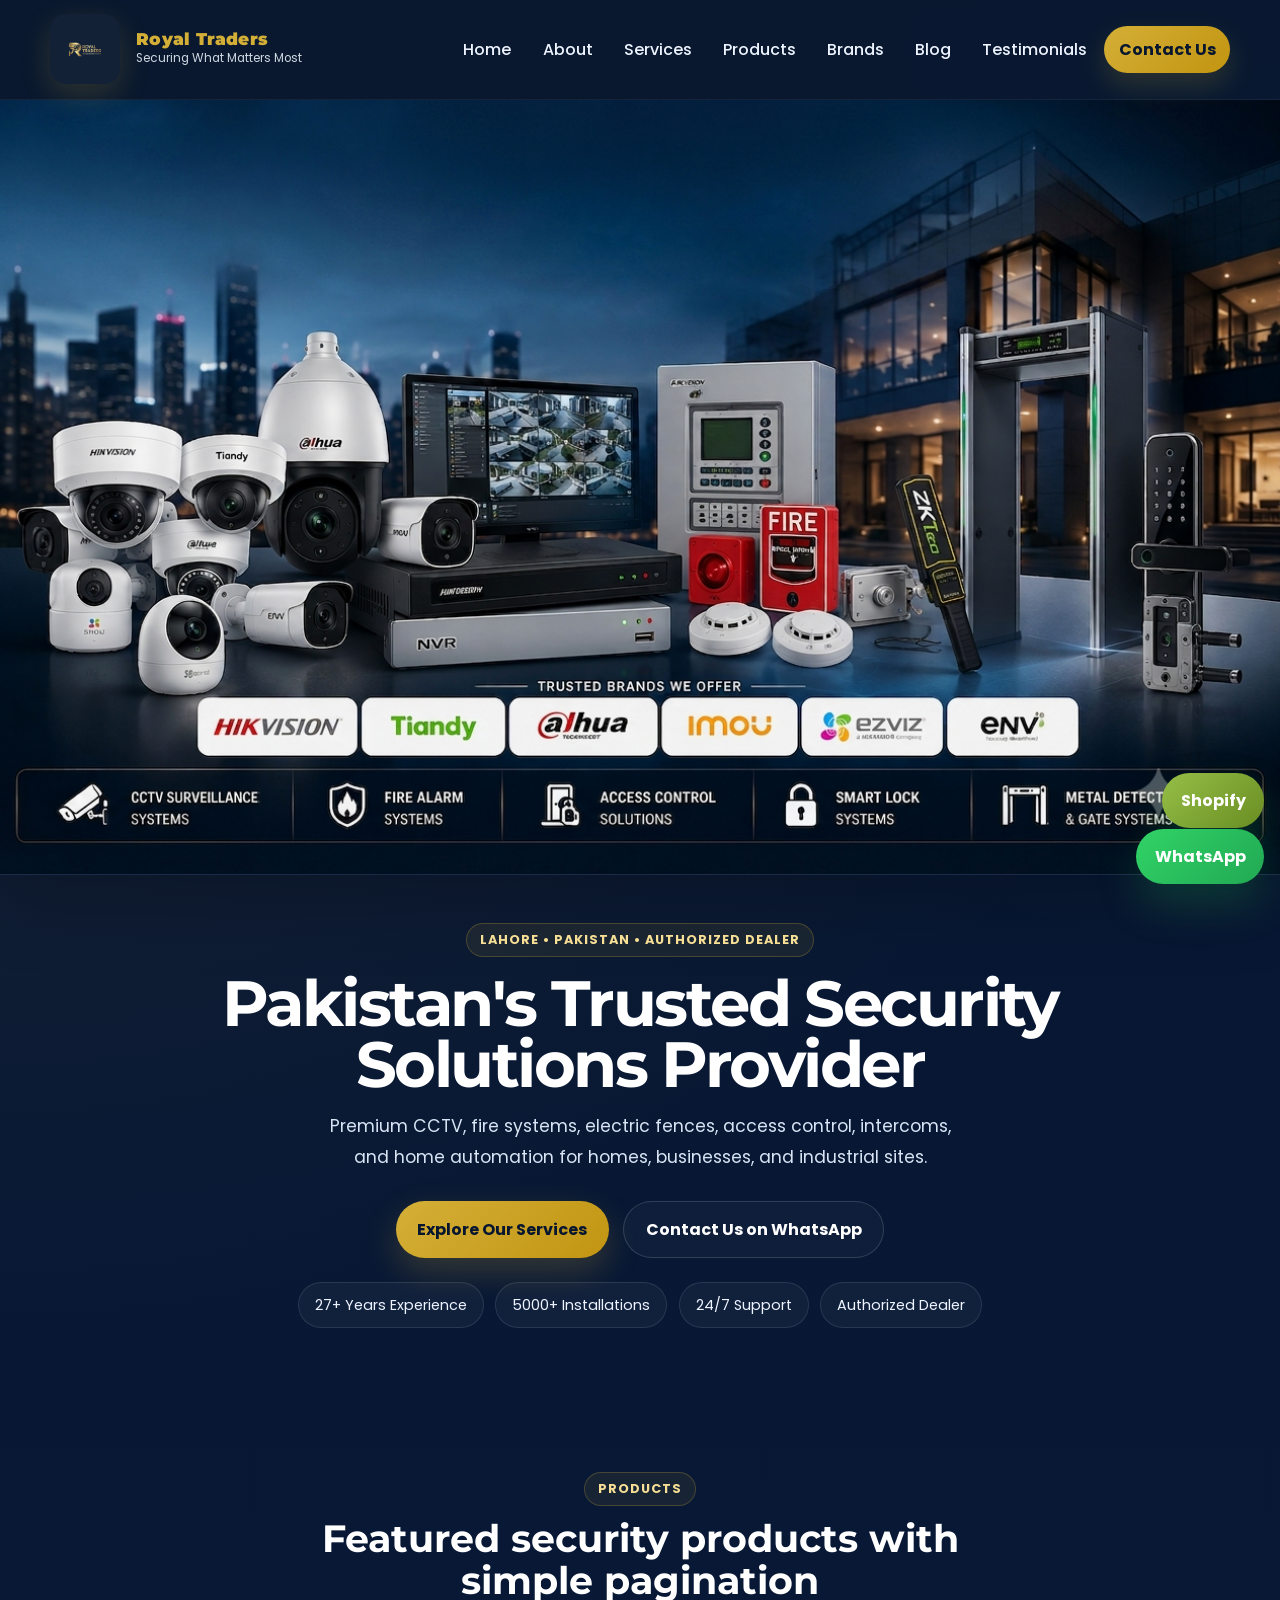
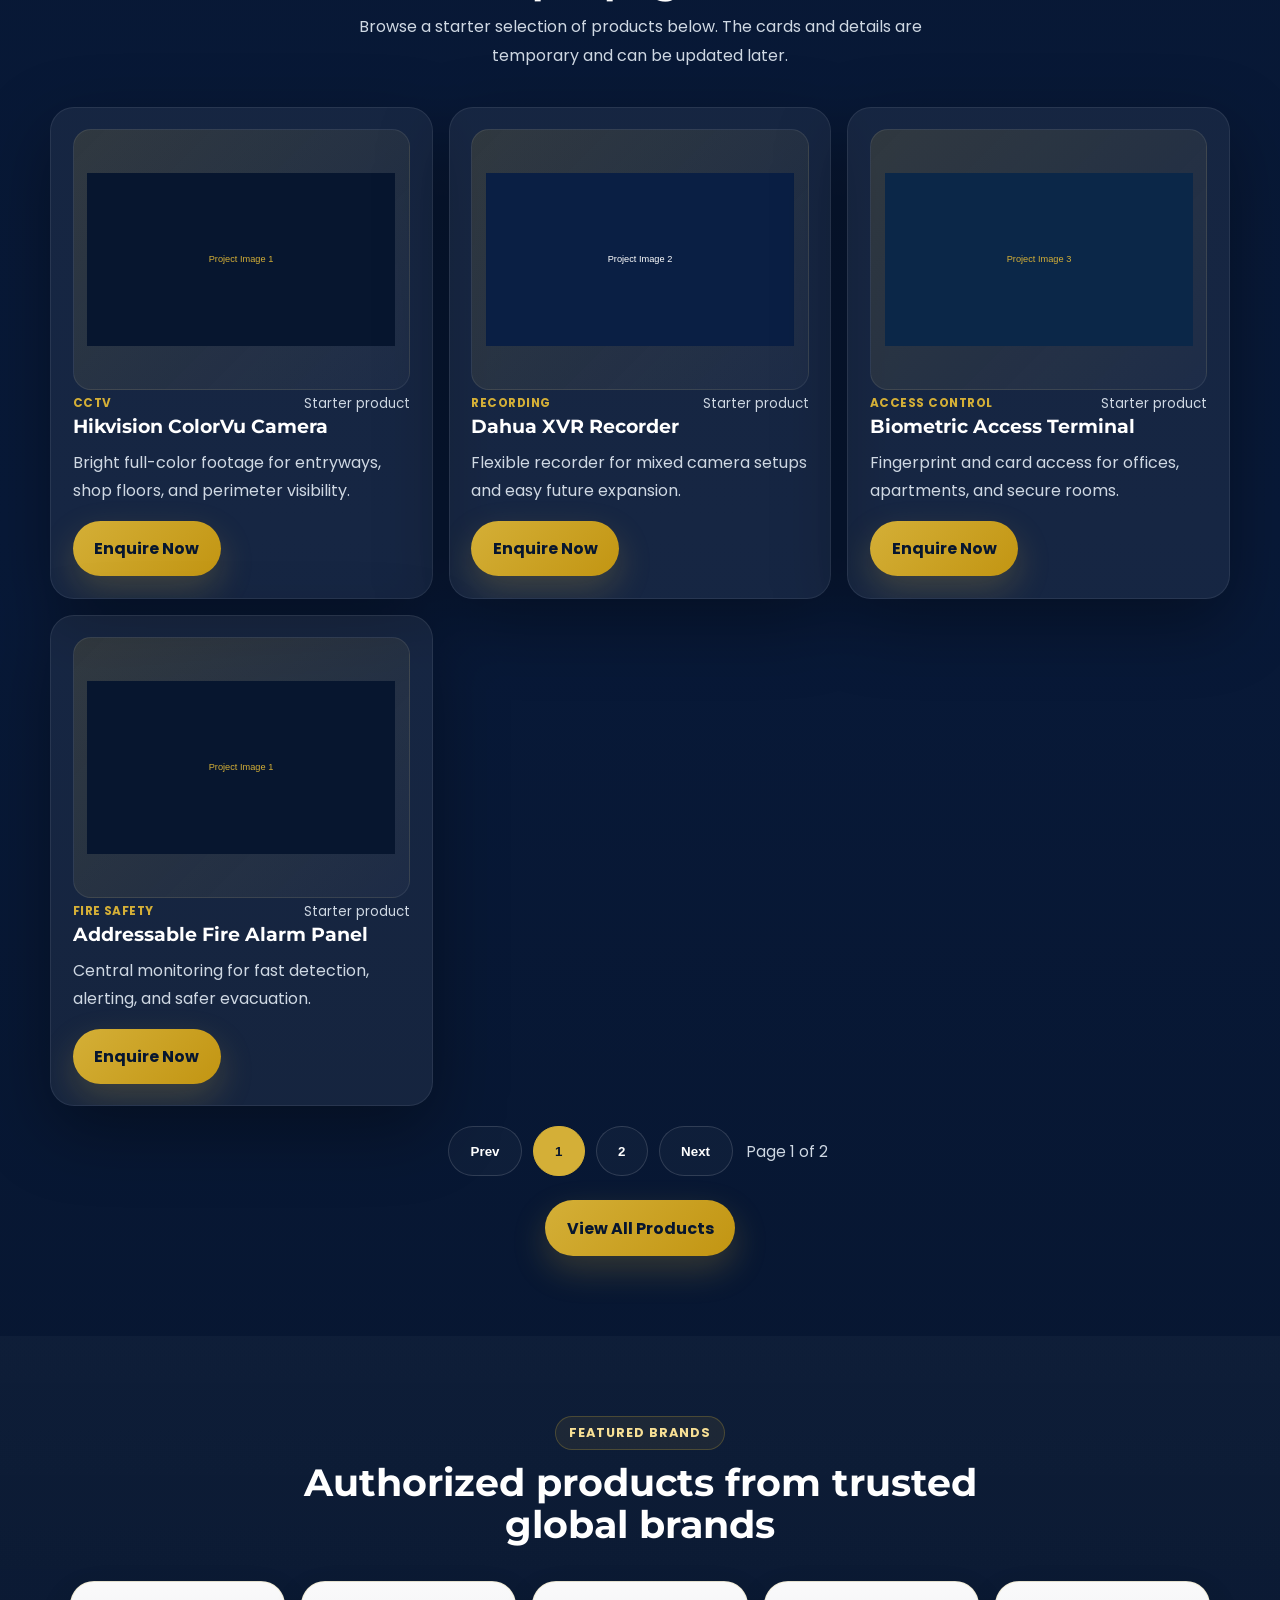
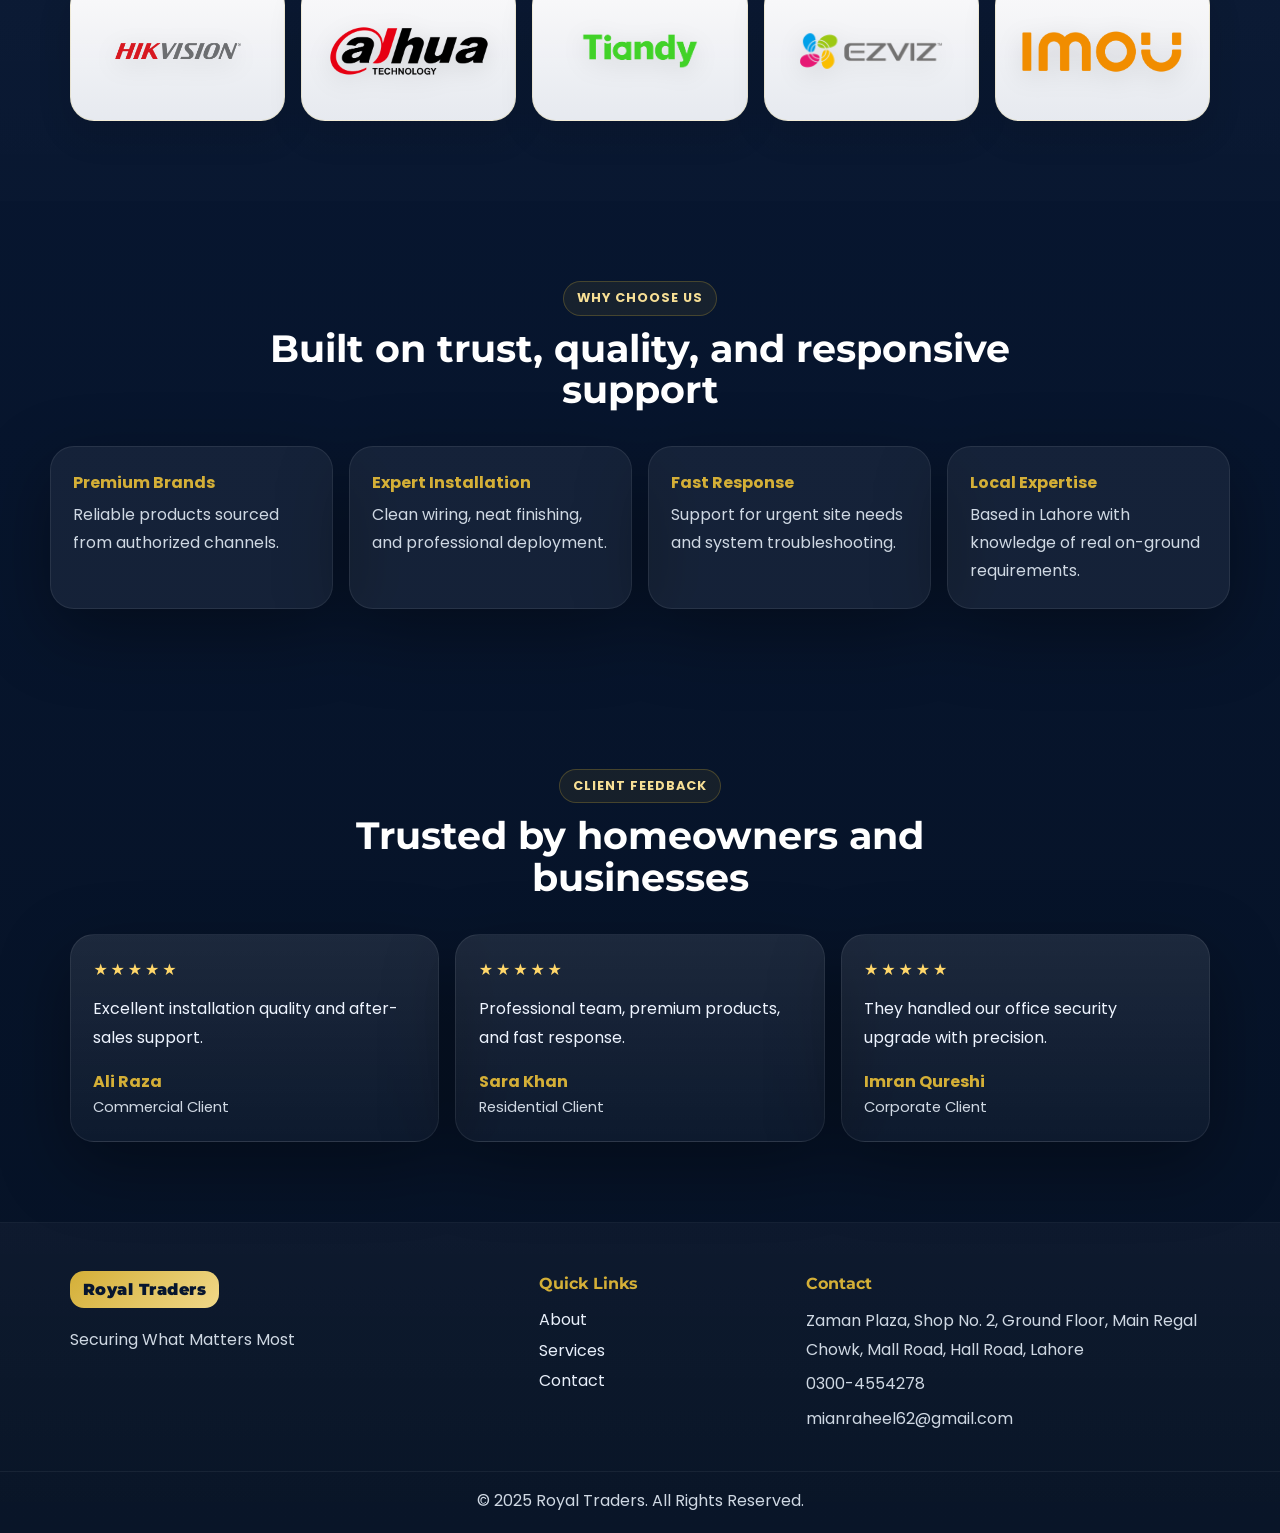
<file: index.html>
<!doctype html>
<html lang="en">
<head>
  <meta charset="utf-8">
  <meta name="viewport" content="width=device-width,initial-scale=1">
  <title>Royal Traders | Securing What Matters Most</title>
  <meta name="description" content="Royal Traders is a premium security solutions company in Lahore offering CCTV, fire alarm systems, electric fences, access control, intercoms, and home automation.">
  <meta name="keywords" content="CCTV Camera Dealer Lahore, Security Systems Pakistan, Hikvision Dealer Lahore, fire alarm Lahore, access control Lahore">
  <meta name="theme-color" content="#0a1f44">
  <link rel="icon" href="assets/images/logo.png">
  <link rel="apple-touch-icon" href="assets/images/logo.png">
  <link rel="preconnect" href="https://fonts.googleapis.com">
  <link rel="preconnect" href="https://fonts.gstatic.com" crossorigin>
  <link href="https://fonts.googleapis.com/css2?family=Montserrat:wght@600;700;800;900&family=Poppins:wght@300;400;500;600&display=swap" rel="stylesheet">
  <link rel="stylesheet" href="assets/css/style.css">
</head>
<body>
  <header class="site-header">
    <div class="container header-inner">
      <a class="brand-mark" href="index.html" aria-label="Royal Traders home">
        <img class="brand-logo" src="assets/images/logo.png" alt="Royal Traders logo">
        <span>
          <strong>Royal Traders</strong>
          <small>Securing What Matters Most</small>
        </span>
      </a>
      <button class="menu-btn" id="menuBtn" aria-label="Toggle navigation">☰</button>
      <nav class="nav" id="nav">
        <a href="index.html">Home</a>
        <a href="about.html">About</a>
        <a href="services.html">Services</a>
        <a href="products.html">Products</a>
        <a href="brands.html">Brands</a>
        <a href="blog.html">Blog</a>
        <a href="testimonials.html">Testimonials</a>
        <a class="nav-cta" href="contact.html">Contact Us</a>
      </nav>
    </div>
  </header>

  <main>
    <section class="hero">
      <div class="hero-image-frame reveal">
        <img src="assets/images/Gemini_Generated_Image_pa2wvspa2wvspa2w.png" alt="Royal Traders security solutions hero image">
      </div>
      <div class="container hero-copy-wrap">
        <div class="hero-copy reveal">
          <span class="eyebrow">Lahore • Pakistan • Authorized Dealer</span>
          <h1>Pakistan's Trusted Security Solutions Provider</h1>
          <p class="hero-text">Premium CCTV, fire systems, electric fences, access control, intercoms, and home automation for homes, businesses, and industrial sites.</p>
          <div class="hero-actions">
            <a class="btn btn-primary" href="services.html">Explore Our Services</a>
            <a class="btn btn-outline" href="https://wa.me/923004554278" target="_blank" rel="noreferrer">Contact Us on WhatsApp</a>
          </div>
          <div class="hero-badges">
            <span>27+ Years Experience</span>
            <span>5000+ Installations</span>
            <span>24/7 Support</span>
            <span>Authorized Dealer</span>
          </div>
        </div>
      </div>
    </section>

    <section class="section container reveal">
      <div class="section-head">
        <span class="section-kicker">Products</span>
        <h2>Featured security products with simple pagination</h2>
        <p>Browse a starter selection of products below. The cards and details are temporary and can be updated later.</p>
      </div>
      <div class="product-feed" data-product-feed data-page-size="4">
        <div class="cards-grid product-grid" data-product-grid></div>
        <div class="pagination-bar" data-product-pagination></div>
      </div>
      <div class="page-actions" style="justify-content:center;margin-top:1.5rem">
        <a class="btn btn-primary" href="products.html">View All Products</a>
      </div>
    </section>

    <section class="section alt-section reveal">
      <div class="container">
        <div class="section-head">
          <span class="section-kicker">Featured Brands</span>
          <h2>Authorized products from trusted global brands</h2>
        </div>
        <div class="brand-strip">
          <div class="brand-tile brand-logo-tile" aria-label="Hikvision">
            <img src="assets/images/Hikvision-Logo.png" alt="Hikvision logo">
          </div>
          <div class="brand-tile brand-logo-tile" aria-label="Dahua">
            <img src="assets/images/Dahua_logo.svg.webp" alt="Dahua logo">
          </div>
          <div class="brand-tile brand-logo-tile" aria-label="Tiandy">
            <img src="assets/images/LOGO-TIANDY.png" alt="Tiandy logo">
          </div>
          <div class="brand-tile brand-logo-tile" aria-label="Ezviz">
            <img src="assets/images/ezviz-logo2.png" alt="Ezviz logo">
          </div>
          <div class="brand-tile brand-logo-tile" aria-label="Imou">
            <img src="assets/images/imou%20logo.png" alt="Imou logo">
          </div>
        </div>
      </div>
    </section>

    <section class="section container reveal">
      <div class="section-head">
        <span class="section-kicker">Why Choose Us</span>
        <h2>Built on trust, quality, and responsive support</h2>
      </div>
      <div class="feature-grid">
        <article class="feature-card glass"><strong>Premium Brands</strong><p>Reliable products sourced from authorized channels.</p></article>
        <article class="feature-card glass"><strong>Expert Installation</strong><p>Clean wiring, neat finishing, and professional deployment.</p></article>
        <article class="feature-card glass"><strong>Fast Response</strong><p>Support for urgent site needs and system troubleshooting.</p></article>
        <article class="feature-card glass"><strong>Local Expertise</strong><p>Based in Lahore with knowledge of real on-ground requirements.</p></article>
      </div>
    </section>

    <section class="section reveal">
      <div class="container">
        <div class="section-head">
          <span class="section-kicker">Client Feedback</span>
          <h2>Trusted by homeowners and businesses</h2>
        </div>
        <div class="testimonials-strip">
          <article class="quote-card glass">
            <div class="stars">★★★★★</div>
            <p>Excellent installation quality and after-sales support.</p>
            <strong>Ali Raza</strong><span>Commercial Client</span>
          </article>
          <article class="quote-card glass">
            <div class="stars">★★★★★</div>
            <p>Professional team, premium products, and fast response.</p>
            <strong>Sara Khan</strong><span>Residential Client</span>
          </article>
          <article class="quote-card glass">
            <div class="stars">★★★★★</div>
            <p>They handled our office security upgrade with precision.</p>
            <strong>Imran Qureshi</strong><span>Corporate Client</span>
          </article>
        </div>
      </div>
    </section>
  </main>

  <footer class="site-footer">
    <div class="container footer-grid">
      <div>
        <div class="footer-brand">Royal Traders</div>
        <p>Securing What Matters Most</p>
      </div>
      <div>
        <h4>Quick Links</h4>
        <a href="about.html">About</a>
        <a href="services.html">Services</a>
        <a href="contact.html">Contact</a>
      </div>
      <div>
        <h4>Contact</h4>
        <p>Zaman Plaza, Shop No. 2, Ground Floor, Main Regal Chowk, Mall Road, Hall Road, Lahore</p>
        <p>0300-4554278</p>
        <p>mianraheel62@gmail.com</p>
      </div>
    </div>
    <div class="footer-bottom">© 2025 Royal Traders. All Rights Reserved.</div>
  </footer>

  <a class="shopify-fab" href="https://shop.royaltradersofficial.com" target="_blank" rel="noreferrer">Shopify</a>
  <a class="whatsapp-fab" href="https://wa.me/923004554278" target="_blank" rel="noreferrer">WhatsApp</a>
  <script src="assets/js/main.js"></script>
</body>
</html>
</file>
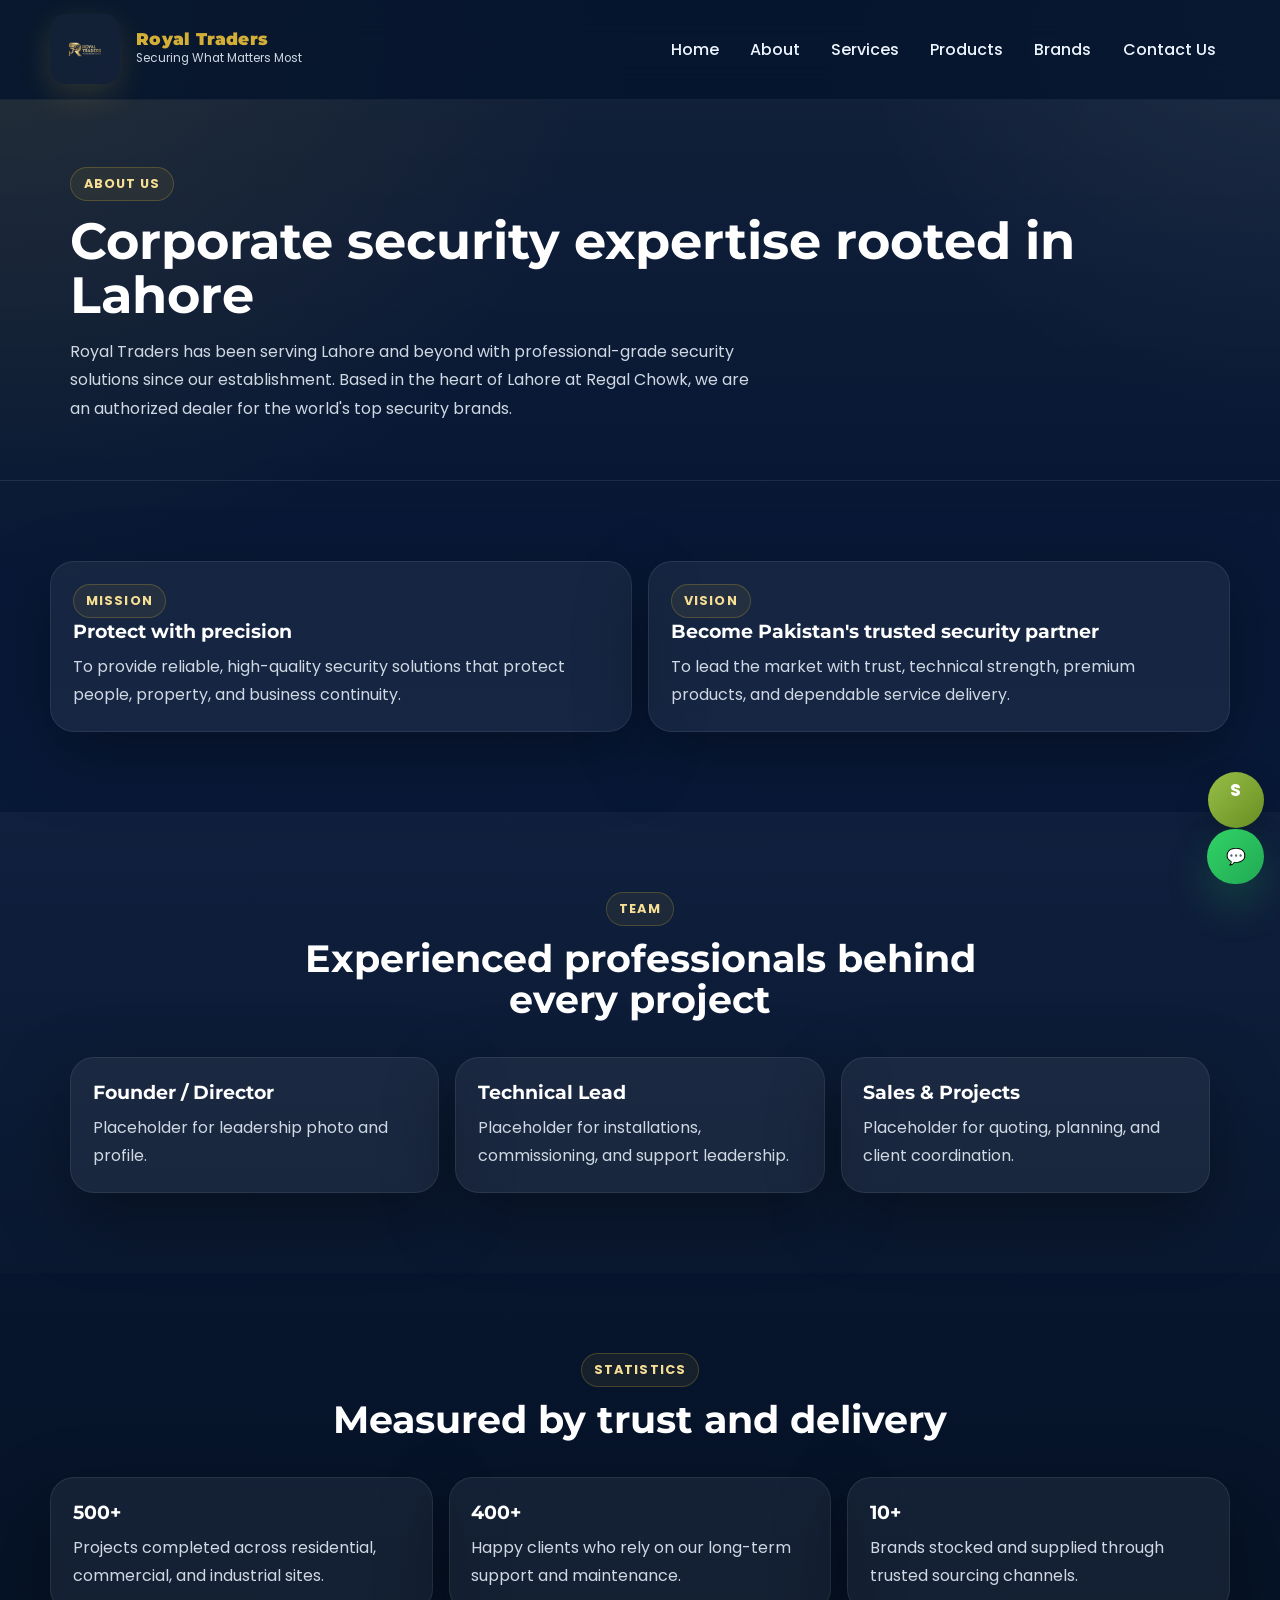
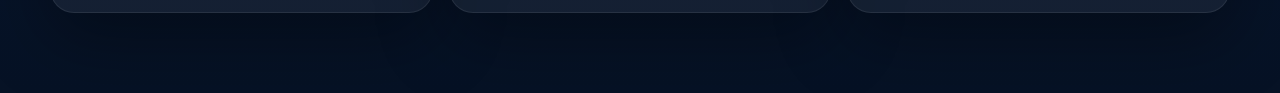
<file: about.html>
<!doctype html>
<html lang="en">
<head>
  <meta charset="utf-8">
  <meta name="viewport" content="width=device-width,initial-scale=1">
  <title>About Us — Royal Traders</title>
  <link rel="icon" href="assets/images/logo.png">
  <link rel="apple-touch-icon" href="assets/images/logo.png">
  <link href="https://fonts.googleapis.com/css2?family=Montserrat:wght@600;700;800&family=Poppins:wght@300;400;600&display=swap" rel="stylesheet">
  <link rel="stylesheet" href="assets/css/style.css">
  <meta name="description" content="Royal Traders company story and team — authorized dealer in Lahore">
</head>
<body>
  <header class="site-header">
    <div class="container header-inner">
      <a class="brand-mark" href="index.html" aria-label="Royal Traders home">
        <img class="brand-logo" src="assets/images/logo.png" alt="Royal Traders logo">
        <span><strong>Royal Traders</strong><small>Securing What Matters Most</small></span>
      </a>
      <button id="menuBtn" class="menu-btn" aria-label="Toggle navigation">☰</button>
      <nav class="nav" id="nav">
        <a href="index.html">Home</a>
        <a href="about.html">About</a>
        <a href="services.html">Services</a>
        <a href="products.html">Products</a>
        <a href="brands.html">Brands</a>
        
        <a href="contact.html">Contact Us</a>
      </nav>
    </div>
  </header>

  <main>
    <section class="page-hero">
      <div class="container">
        <span class="section-kicker">About Us</span>
        <h1>Corporate security expertise rooted in Lahore</h1>
        <p>Royal Traders has been serving Lahore and beyond with professional-grade security solutions since our establishment. Based in the heart of Lahore at Regal Chowk, we are an authorized dealer for the world's top security brands.</p>
      </div>
    </section>

    <section class="section container">
      <div class="info-grid">
        <article class="content-card reveal">
          <span class="section-kicker">Mission</span>
          <h3>Protect with precision</h3>
          <p>To provide reliable, high-quality security solutions that protect people, property, and business continuity.</p>
        </article>
        <article class="content-card reveal">
          <span class="section-kicker">Vision</span>
          <h3>Become Pakistan's trusted security partner</h3>
          <p>To lead the market with trust, technical strength, premium products, and dependable service delivery.</p>
        </article>
      </div>
    </section>

    <section class="section alt-section">
      <div class="container">
        <div class="section-head">
          <span class="section-kicker">Team</span>
          <h2>Experienced professionals behind every project</h2>
        </div>
        <div class="cards-grid">
          <article class="content-card"><h3>Founder / Director</h3><p>Placeholder for leadership photo and profile.</p></article>
          <article class="content-card"><h3>Technical Lead</h3><p>Placeholder for installations, commissioning, and support leadership.</p></article>
          <article class="content-card"><h3>Sales & Projects</h3><p>Placeholder for quoting, planning, and client coordination.</p></article>
        </div>
      </div>
    </section>

    <section class="section container">
      <div class="section-head">
        <span class="section-kicker">Statistics</span>
        <h2>Measured by trust and delivery</h2>
      </div>
      <div class="premium-grid">
        <article class="content-card"><h3>500+</h3><p>Projects completed across residential, commercial, and industrial sites.</p></article>
        <article class="content-card"><h3>400+</h3><p>Happy clients who rely on our long-term support and maintenance.</p></article>
        <article class="content-card"><h3>10+</h3><p>Brands stocked and supplied through trusted sourcing channels.</p></article>
      </div>
    </section>
  </main>

  <a class="shopify-fab" href="https://shop.royaltradersofficial.com" target="_blank" rel="noreferrer">Shopify</a>
  <a class="whatsapp-fab" href="https://wa.me/923004554278" target="_blank">💬</a>
  <script src="assets/js/main.js"></script>
</body>
</html>
</file>
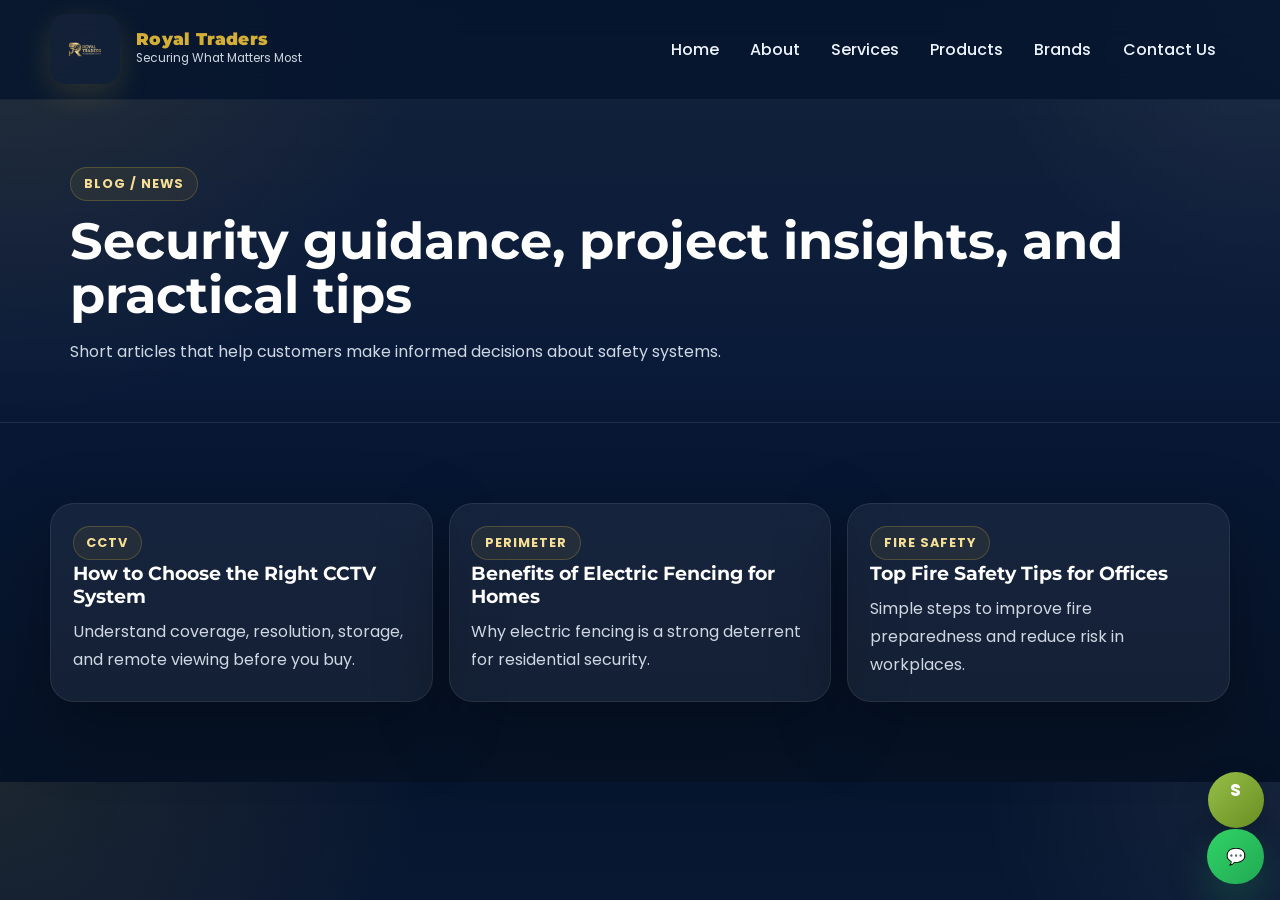
<file: blog.html>
<!doctype html>
<html lang="en">
<head>
  <meta charset="utf-8"><meta name="viewport" content="width=device-width,initial-scale=1">
  <title>Blog / News — Royal Traders</title>
  <link rel="icon" href="assets/images/logo.png">
  <link rel="apple-touch-icon" href="assets/images/logo.png">
  <link href="https://fonts.googleapis.com/css2?family=Montserrat:wght@600;700;800&family=Poppins:wght@300;400;600&display=swap" rel="stylesheet">
  <link rel="stylesheet" href="assets/css/style.css">
</head>
<body>
  <header class="site-header"><div class="container header-inner"><a class="brand-mark" href="index.html"><img class="brand-logo" src="assets/images/logo.png" alt="Royal Traders logo"><span><strong>Royal Traders</strong><small>Securing What Matters Most</small></span></a><button id="menuBtn" class="menu-btn">☰</button><nav class="nav" id="nav"><a href="index.html">Home</a><a href="about.html">About</a><a href="services.html">Services</a><a href="products.html">Products</a><a href="brands.html">Brands</a><a href="contact.html">Contact Us</a></nav></div></header>
  <main>
    <section class="page-hero"><div class="container"><span class="section-kicker">Blog / News</span><h1>Security guidance, project insights, and practical tips</h1><p>Short articles that help customers make informed decisions about safety systems.</p></div></section>
    <section class="section container">
      <div class="cards-grid">
        <article class="content-card"><span class="section-kicker">CCTV</span><h3>How to Choose the Right CCTV System</h3><p>Understand coverage, resolution, storage, and remote viewing before you buy.</p></article>
        <article class="content-card"><span class="section-kicker">Perimeter</span><h3>Benefits of Electric Fencing for Homes</h3><p>Why electric fencing is a strong deterrent for residential security.</p></article>
        <article class="content-card"><span class="section-kicker">Fire Safety</span><h3>Top Fire Safety Tips for Offices</h3><p>Simple steps to improve fire preparedness and reduce risk in workplaces.</p></article>
      </div>
    </section>
  </main>
  <a class="shopify-fab" href="https://shop.royaltradersofficial.com" target="_blank" rel="noreferrer">Shopify</a>
  <a class="whatsapp-fab" href="https://wa.me/923004554278" target="_blank">💬</a>
  <script src="assets/js/main.js"></script>
</body>
</html>
</file>
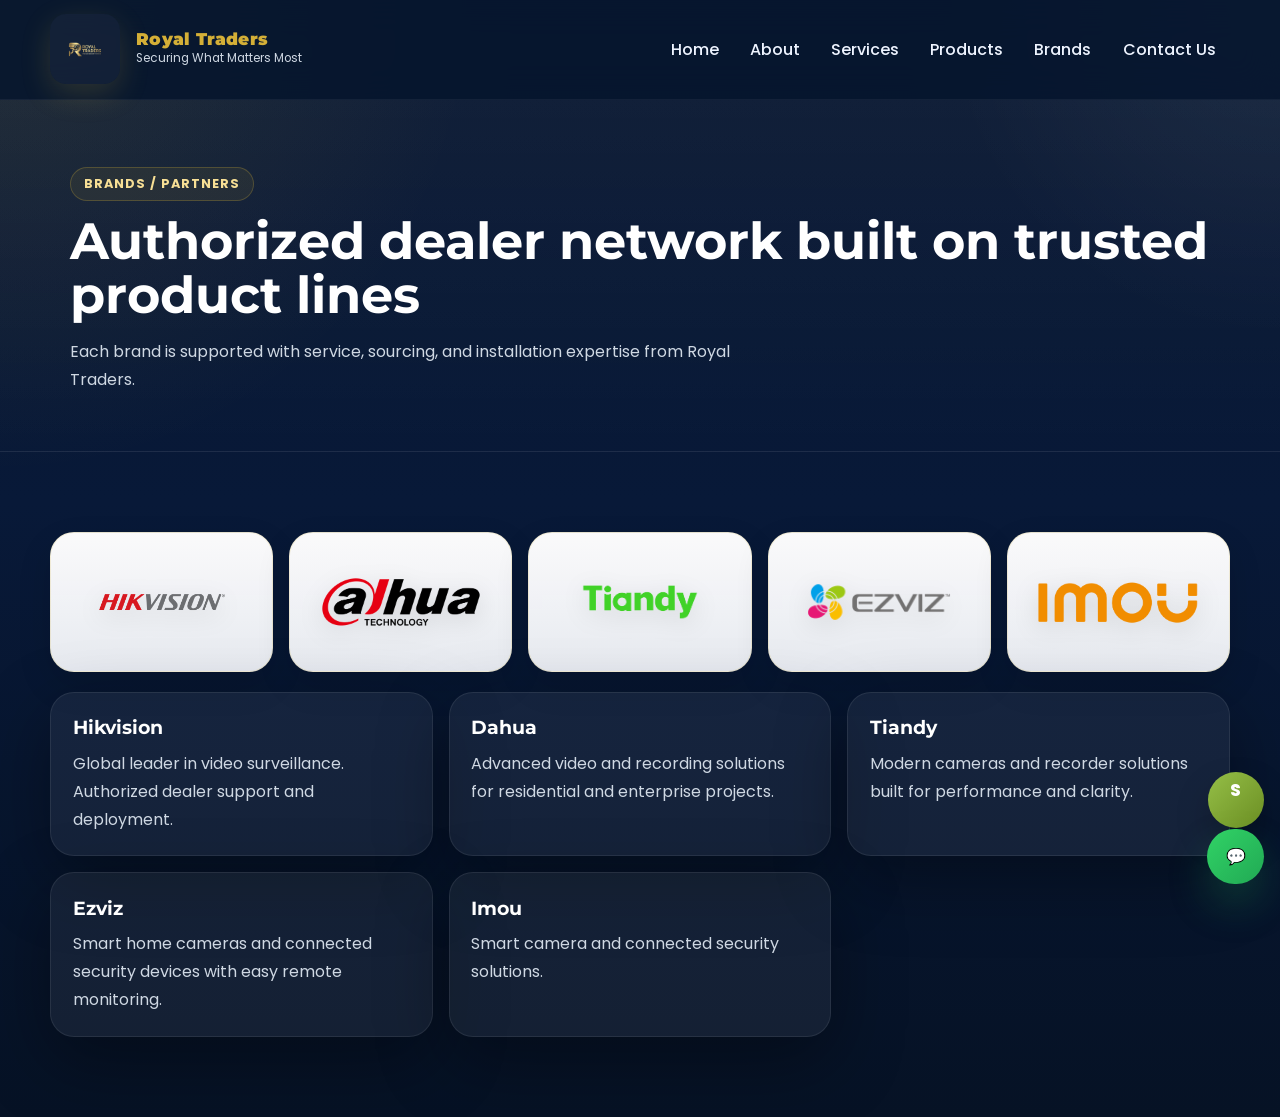
<file: brands.html>
<!doctype html>
<html lang="en">
<head>
  <meta charset="utf-8"><meta name="viewport" content="width=device-width,initial-scale=1">
  <title>Brands & Partners — Royal Traders</title>
  <link rel="icon" href="assets/images/logo.png">
  <link rel="apple-touch-icon" href="assets/images/logo.png">
  <link href="https://fonts.googleapis.com/css2?family=Montserrat:wght@600;700;800&family=Poppins:wght@300;400;600&display=swap" rel="stylesheet">
  <link rel="stylesheet" href="assets/css/style.css">
</head>
<body>
  <header class="site-header"><div class="container header-inner"><a class="brand-mark" href="index.html"><img class="brand-logo" src="assets/images/logo.png" alt="Royal Traders logo"><span><strong>Royal Traders</strong><small>Securing What Matters Most</small></span></a><button id="menuBtn" class="menu-btn">☰</button><nav class="nav" id="nav"><a href="index.html">Home</a><a href="about.html">About</a><a href="services.html">Services</a><a href="products.html">Products</a><a href="brands.html">Brands</a><a href="contact.html">Contact Us</a></nav></div></header>
  <main>
    <section class="page-hero"><div class="container"><span class="section-kicker">Brands / Partners</span><h1>Authorized dealer network built on trusted product lines</h1><p>Each brand is supported with service, sourcing, and installation expertise from Royal Traders.</p></div></section>
    <section class="section container">
      <div class="brand-strip">
        <article class="brand-tile brand-logo-tile" aria-label="Hikvision"><img src="assets/images/Hikvision-Logo.png" alt="Hikvision logo"></article>
        <article class="brand-tile brand-logo-tile" aria-label="Dahua"><img src="assets/images/Dahua_logo.svg.webp" alt="Dahua logo"></article>
        <article class="brand-tile brand-logo-tile" aria-label="Tiandy"><img src="assets/images/LOGO-TIANDY.png" alt="Tiandy logo"></article>
        <article class="brand-tile brand-logo-tile" aria-label="Ezviz"><img src="assets/images/ezviz-logo2.png" alt="Ezviz logo"></article>
        <article class="brand-tile brand-logo-tile" aria-label="Imou"><img src="assets/images/imou%20logo.png" alt="Imou logo"></article>
      </div>
      <div class="cards-grid" style="margin-top:1.25rem">
        <article class="content-card"><h3>Hikvision</h3><p>Global leader in video surveillance. Authorized dealer support and deployment.</p></article>
        <article class="content-card"><h3>Dahua</h3><p>Advanced video and recording solutions for residential and enterprise projects.</p></article>
        <article class="content-card"><h3>Tiandy</h3><p>Modern cameras and recorder solutions built for performance and clarity.</p></article>
        <article class="content-card"><h3>Ezviz</h3><p>Smart home cameras and connected security devices with easy remote monitoring.</p></article>
        <article class="content-card"><h3>Imou</h3><p>Smart camera and connected security solutions.</p></article>
      </div>
    </section>
  </main>
  <a class="shopify-fab" href="https://shop.royaltradersofficial.com" target="_blank" rel="noreferrer">Shopify</a>
  <a class="whatsapp-fab" href="https://wa.me/923004554278" target="_blank">💬</a>
  <script src="assets/js/main.js"></script>
</body>
</html>
</file>
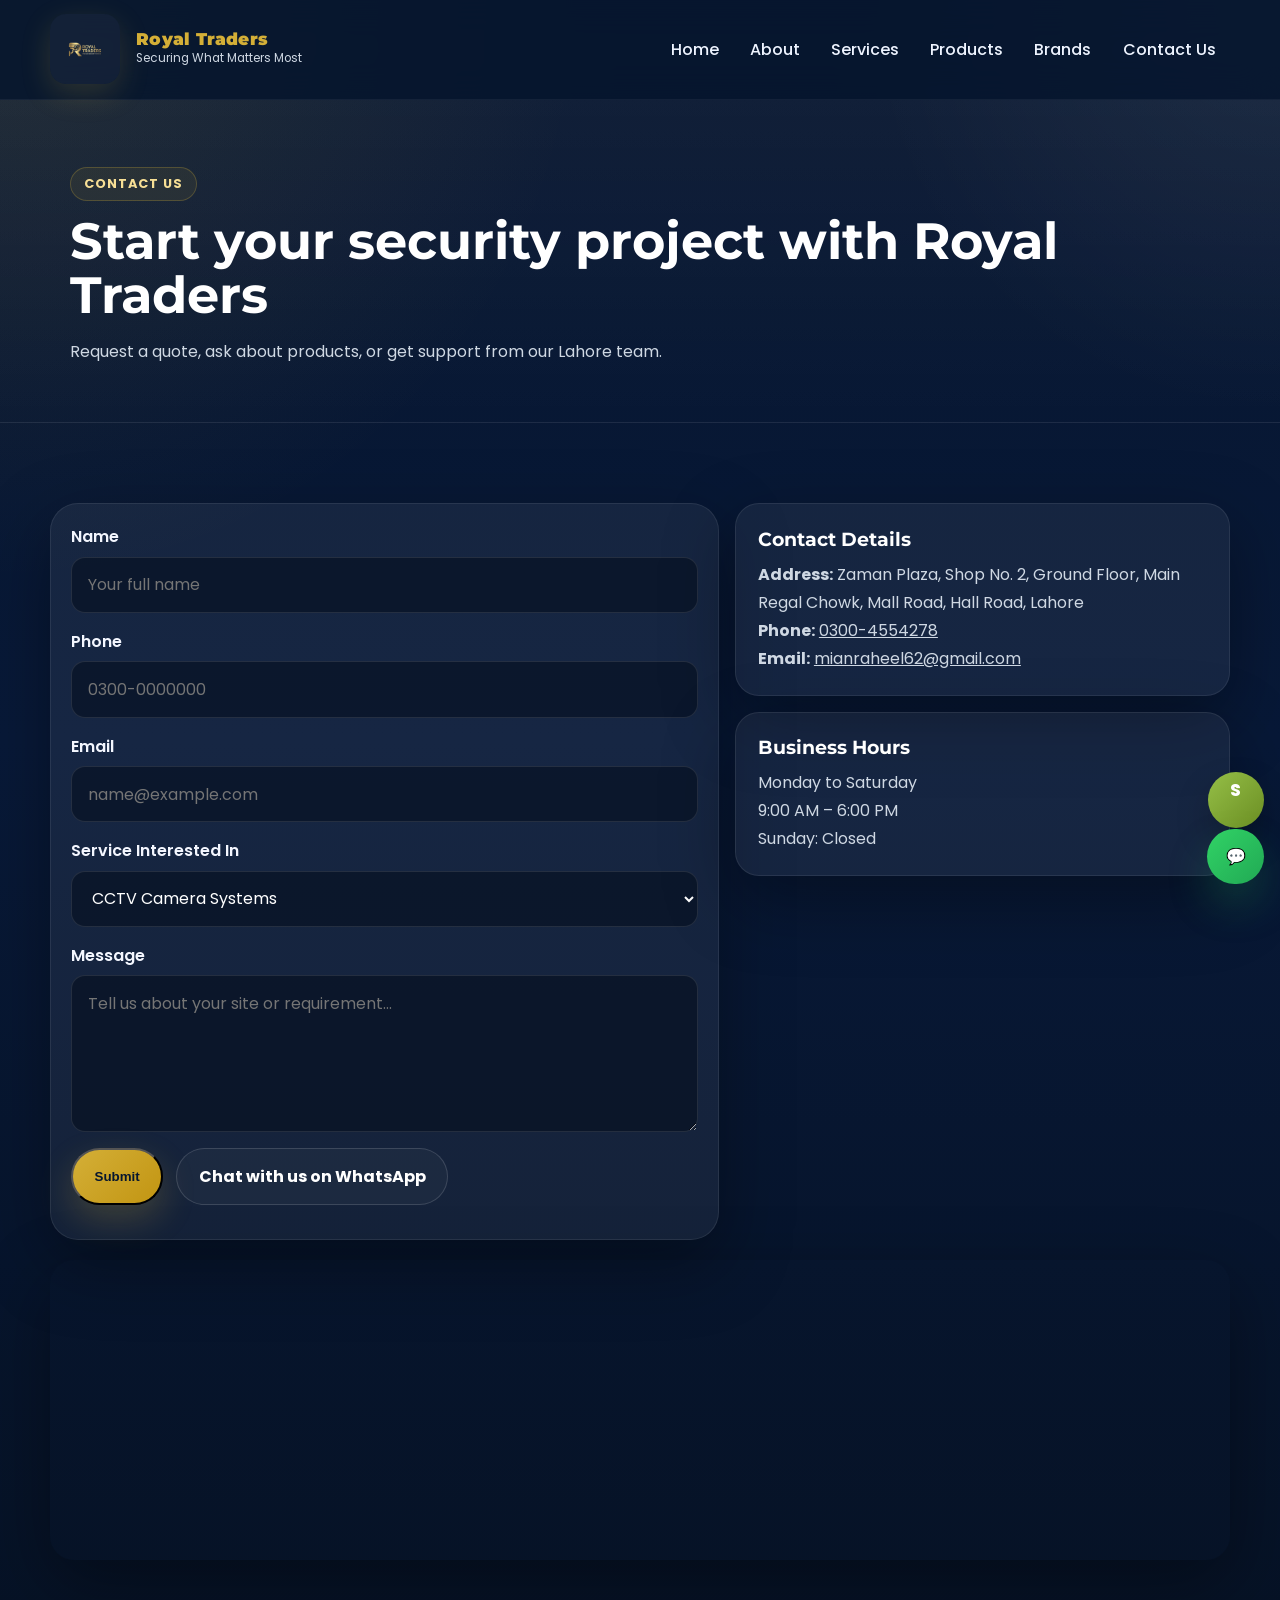
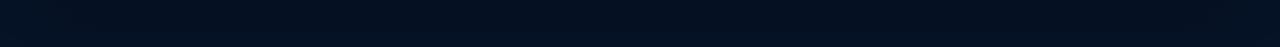
<file: contact.html>
<!doctype html>
<html lang="en">
<head>
  <meta charset="utf-8"><meta name="viewport" content="width=device-width,initial-scale=1">
  <title>Contact Us — Royal Traders</title>
  <link rel="icon" href="assets/images/logo.png">
  <link rel="apple-touch-icon" href="assets/images/logo.png">
  <link href="https://fonts.googleapis.com/css2?family=Montserrat:wght@600;700;800&family=Poppins:wght@300;400;600&display=swap" rel="stylesheet">
  <link rel="stylesheet" href="assets/css/style.css">
</head>
<body>
  <header class="site-header"><div class="container header-inner"><a class="brand-mark" href="index.html"><img class="brand-logo" src="assets/images/logo.png" alt="Royal Traders logo"><span><strong>Royal Traders</strong><small>Securing What Matters Most</small></span></a><button id="menuBtn" class="menu-btn">☰</button><nav class="nav" id="nav"><a href="index.html">Home</a><a href="about.html">About</a><a href="services.html">Services</a><a href="products.html">Products</a><a href="brands.html">Brands</a><a href="contact.html">Contact Us</a></nav></div></header>
  <main>
    <section class="page-hero"><div class="container"><span class="section-kicker">Contact Us</span><h1>Start your security project with Royal Traders</h1><p>Request a quote, ask about products, or get support from our Lahore team.</p></div></section>
    <section class="section container">
      <div class="contact-layout">
        <form class="contact-form reveal" id="contactForm" action="https://formsubmit.co/ajax/mianraheel62@gmail.com" method="POST">
          <input type="hidden" name="_subject" value="Royal Traders website inquiry">
          <input type="hidden" name="_template" value="table">
          <input type="hidden" name="_captcha" value="false">
          <div class="field"><label>Name</label><input type="text" name="name" placeholder="Your full name" required></div>
          <div class="field"><label>Phone</label><input type="tel" name="phone" placeholder="0300-0000000" required></div>
          <div class="field"><label>Email</label><input type="email" name="email" placeholder="name@example.com"></div>
          <div class="field"><label>Service Interested In</label><select name="service"><option>CCTV Camera Systems</option><option>Fire Alarm & Detection</option><option>Electric Fence Systems</option><option>Access Control</option><option>Intercom Systems</option><option>Home & Office Automation</option></select></div>
          <div class="field"><label>Message</label><textarea name="message" rows="5" placeholder="Tell us about your site or requirement..."></textarea></div>
          <div class="page-actions"><button class="btn btn-primary" type="submit" id="submitBtn">Submit</button><a href="https://wa.me/923004554278" target="_blank" rel="noreferrer" class="btn btn-outline">Chat with us on WhatsApp</a></div>
          <p id="formStatus" style="margin:.9rem 0 0;color:var(--muted)"></p>
        </form>

        <div class="contact-side">
          <article class="content-card reveal">
            <h3>Contact Details</h3>
            <p><strong>Address:</strong> Zaman Plaza, Shop No. 2, Ground Floor, Main Regal Chowk, Mall Road, Hall Road, Lahore</p>
            <p><strong>Phone:</strong> <a href="tel:+923004554278">0300-4554278</a></p>
            <p><strong>Email:</strong> <a href="mailto:mianraheel62@gmail.com">mianraheel62@gmail.com</a></p>
          </article>
          <article class="content-card reveal">
            <h3>Business Hours</h3>
            <p>Monday to Saturday</p>
            <p>9:00 AM – 6:00 PM</p>
            <p>Sunday: Closed</p>
          </article>
        </div>
      </div>

      <div style="margin-top:1.2rem">
        <iframe class="map-frame" src="https://www.google.com/maps?q=Zaman%20Plaza%2C%20Main%20Regal%20Chowk%2C%20Mall%20Road%2C%20Lahore&output=embed" allowfullscreen loading="lazy" title="Royal Traders map location"></iframe>
      </div>
    </section>
  </main>
  <a class="shopify-fab" href="https://shop.royaltradersofficial.com" target="_blank" rel="noreferrer">Shopify</a>
  <a class="whatsapp-fab" href="https://wa.me/923004554278" target="_blank">💬</a>
  <script src="assets/js/main.js"></script>
</body>
</html>
</file>
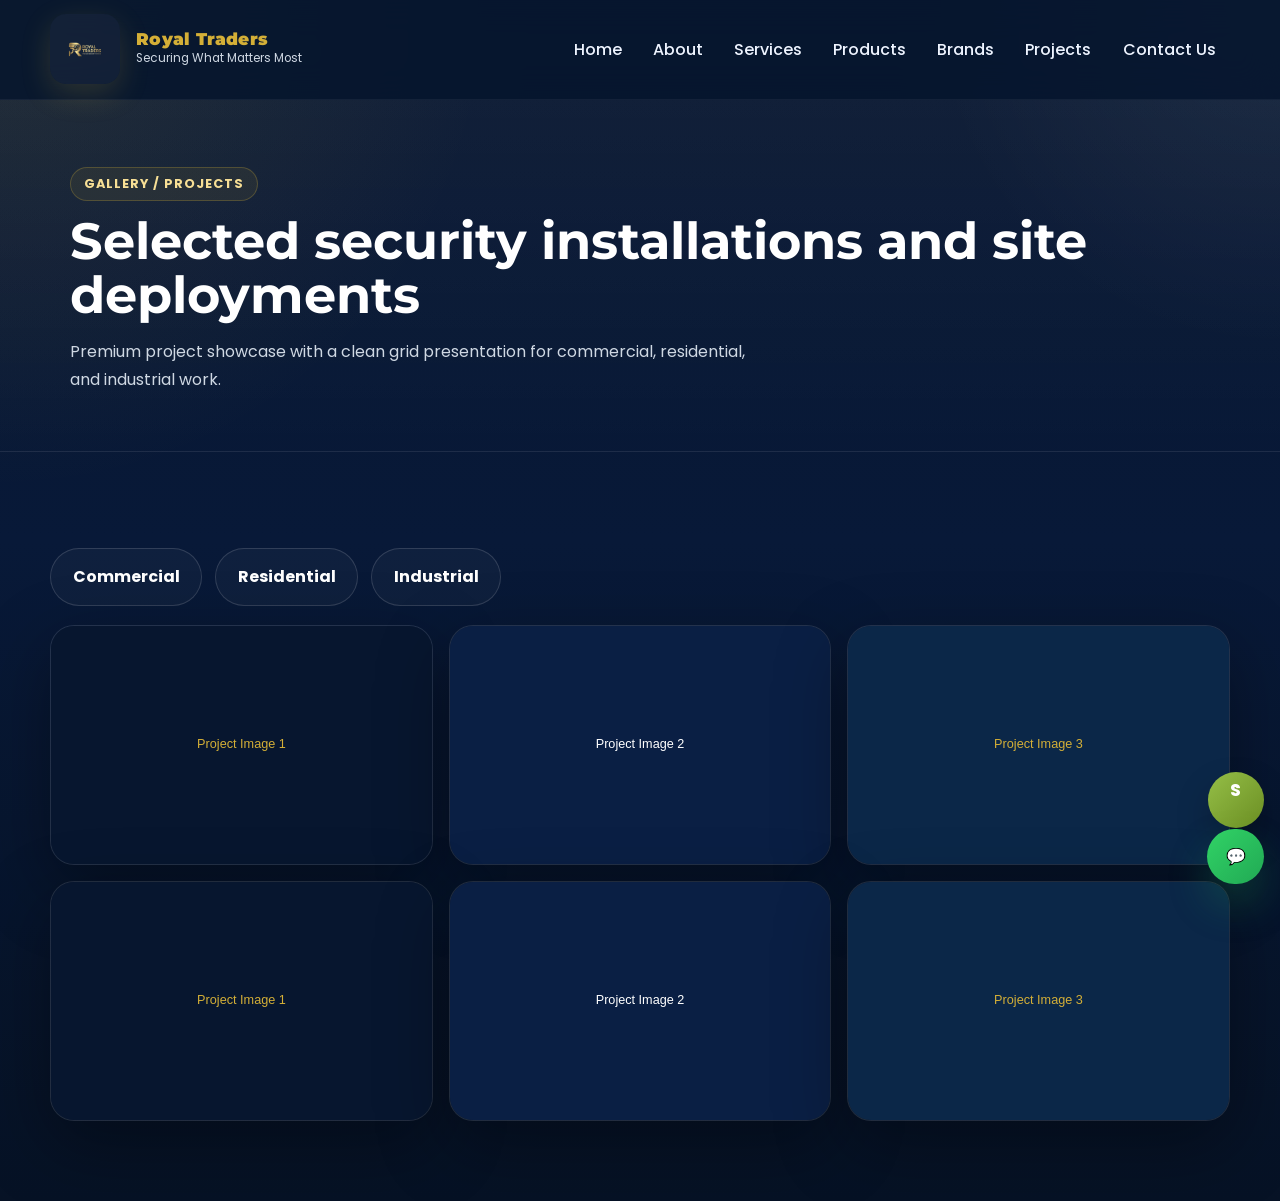
<file: gallery.html>
<!doctype html>
<html lang="en">
<head>
  <meta charset="utf-8"><meta name="viewport" content="width=device-width,initial-scale=1">
  <title>Gallery / Projects — Royal Traders</title>
  <link rel="icon" href="assets/images/logo.png">
  <link rel="apple-touch-icon" href="assets/images/logo.png">
  <link href="https://fonts.googleapis.com/css2?family=Montserrat:wght@600;700;800&family=Poppins:wght@300;400;600&display=swap" rel="stylesheet">
  <link rel="stylesheet" href="assets/css/style.css">
</head>
<body>
  <header class="site-header"><div class="container header-inner"><a class="brand-mark" href="index.html"><img class="brand-logo" src="assets/images/logo.png" alt="Royal Traders logo"><span><strong>Royal Traders</strong><small>Securing What Matters Most</small></span></a><button id="menuBtn" class="menu-btn">☰</button><nav class="nav" id="nav"><a href="index.html">Home</a><a href="about.html">About</a><a href="services.html">Services</a><a href="products.html">Products</a><a href="brands.html">Brands</a><a href="gallery.html">Projects</a><a href="contact.html">Contact Us</a></nav></div></header>
  <main>
    <section class="page-hero"><div class="container"><span class="section-kicker">Gallery / Projects</span><h1>Selected security installations and site deployments</h1><p>Premium project showcase with a clean grid presentation for commercial, residential, and industrial work.</p></div></section>
    <section class="section container">
      <div class="page-actions"><a class="btn btn-outline" href="#commercial">Commercial</a><a class="btn btn-outline" href="#residential">Residential</a><a class="btn btn-outline" href="#industrial">Industrial</a></div>
      <div class="project-grid" style="margin-top:1.2rem">
        <div class="project-card"><img src="assets/images/project1.svg" alt="Commercial security project"></div>
        <div class="project-card"><img src="assets/images/project2.svg" alt="Residential security project"></div>
        <div class="project-card"><img src="assets/images/project3.svg" alt="Industrial security project"></div>
        <div class="project-card"><img src="assets/images/project1.svg" alt="Security installation gallery image"></div>
        <div class="project-card"><img src="assets/images/project2.svg" alt="Security installation gallery image"></div>
        <div class="project-card"><img src="assets/images/project3.svg" alt="Security installation gallery image"></div>
      </div>
    </section>
  </main>
  <a class="shopify-fab" href="https://shop.royaltradersofficial.com" target="_blank" rel="noreferrer">Shopify</a>
  <a class="whatsapp-fab" href="https://wa.me/923004554278" target="_blank">💬</a>
  <script src="assets/js/main.js"></script>
</body>
</html>
</file>
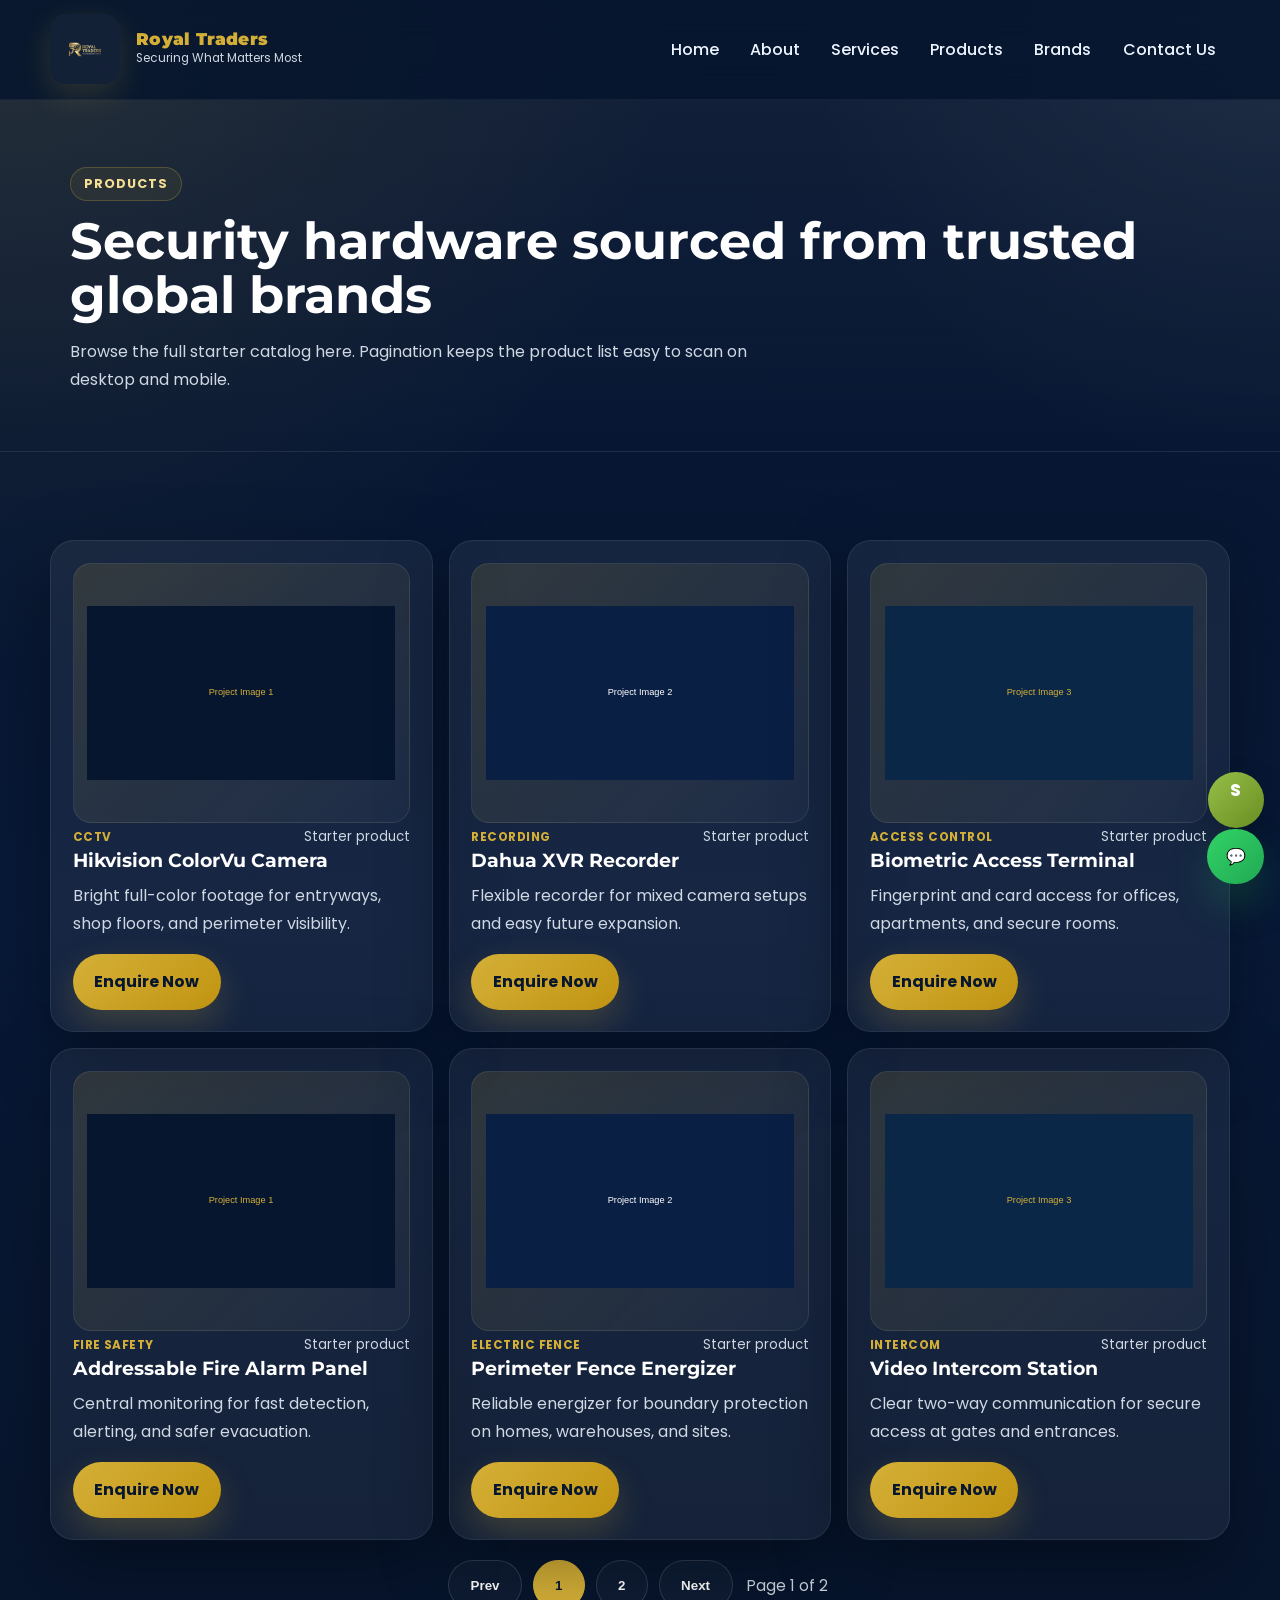
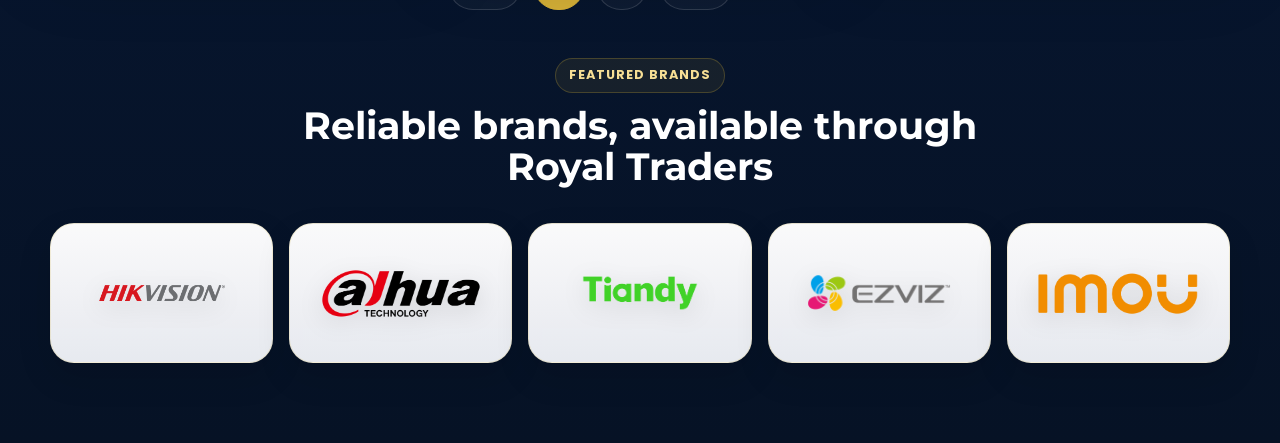
<file: products.html>
<!doctype html>
<html lang="en">
<head>
  <meta charset="utf-8"><meta name="viewport" content="width=device-width,initial-scale=1">
  <title>Products — Royal Traders</title>
  <link rel="icon" href="assets/images/logo.png">
  <link rel="apple-touch-icon" href="assets/images/logo.png">
  <link href="https://fonts.googleapis.com/css2?family=Montserrat:wght@600;700;800&family=Poppins:wght@300;400;600&display=swap" rel="stylesheet">
  <link rel="stylesheet" href="assets/css/style.css">
</head>
<body>
  <header class="site-header"><div class="container header-inner"><a class="brand-mark" href="index.html"><img class="brand-logo" src="assets/images/logo.png" alt="Royal Traders logo"><span><strong>Royal Traders</strong><small>Securing What Matters Most</small></span></a><button id="menuBtn" class="menu-btn">☰</button><nav class="nav" id="nav"><a href="index.html">Home</a><a href="about.html">About</a><a href="services.html">Services</a><a href="products.html">Products</a><a href="brands.html">Brands</a><a href="contact.html">Contact Us</a></nav></div></header>
  <main>
    <section class="page-hero"><div class="container"><span class="section-kicker">Products</span><h1>Security hardware sourced from trusted global brands</h1><p>Browse the full starter catalog here. Pagination keeps the product list easy to scan on desktop and mobile.</p></div></section>
    <section class="section container">
      <div class="product-feed product-feed--wide" data-product-feed data-page-size="6">
        <div class="cards-grid product-grid" data-product-grid></div>
        <div class="pagination-bar" data-product-pagination></div>
      </div>

      <div class="section-head" style="margin-top:3rem">
        <span class="section-kicker">Featured Brands</span>
        <h2>Reliable brands, available through Royal Traders</h2>
      </div>
      <div class="brand-strip">
        <div class="brand-tile brand-logo-tile"><img src="assets/images/Hikvision-Logo.png" alt="Hikvision logo"></div>
        <div class="brand-tile brand-logo-tile"><img src="assets/images/Dahua_logo.svg.webp" alt="Dahua logo"></div>
        <div class="brand-tile brand-logo-tile"><img src="assets/images/LOGO-TIANDY.png" alt="Tiandy logo"></div>
        <div class="brand-tile brand-logo-tile"><img src="assets/images/ezviz-logo2.png" alt="Ezviz logo"></div>
        <div class="brand-tile brand-logo-tile"><img src="assets/images/imou%20logo.png" alt="Imou logo"></div>
      </div>
    </section>
  </main>
  <a class="shopify-fab" href="https://shop.royaltradersofficial.com" target="_blank" rel="noreferrer">Shopify</a>
  <a class="whatsapp-fab" href="https://wa.me/923004554278" target="_blank">💬</a>
  <script src="assets/js/main.js"></script>
</body>
</html>
</file>
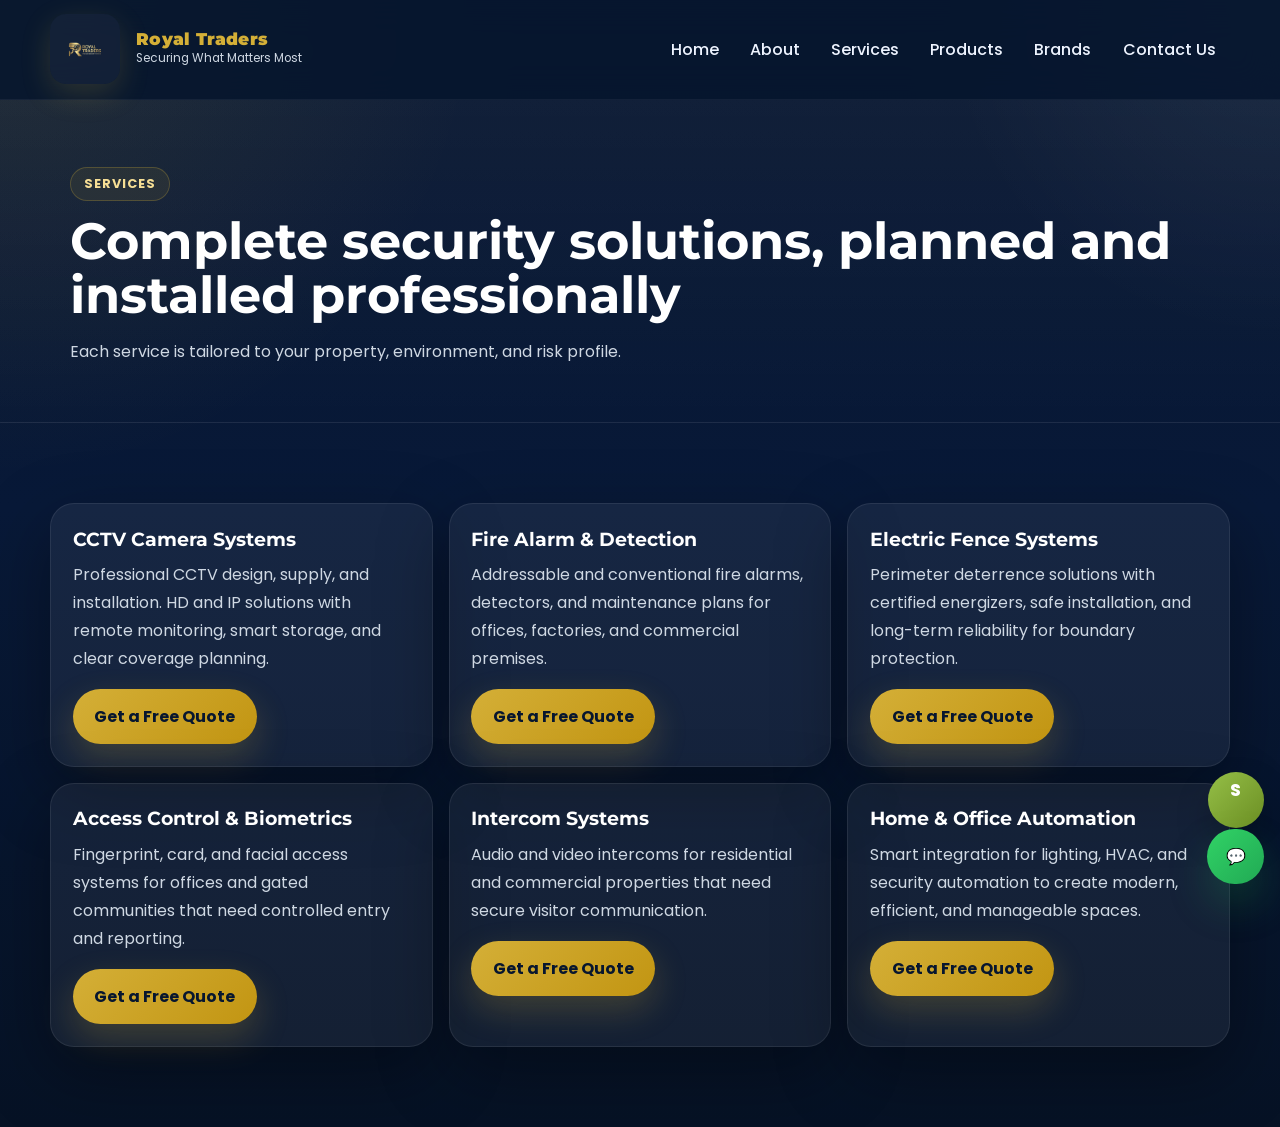
<file: services.html>
<!doctype html>
<html lang="en">
<head>
  <meta charset="utf-8"><meta name="viewport" content="width=device-width,initial-scale=1">
  <title>Services — Royal Traders</title>
  <link rel="icon" href="assets/images/logo.png">
  <link rel="apple-touch-icon" href="assets/images/logo.png">
  <link href="https://fonts.googleapis.com/css2?family=Montserrat:wght@600;700;800&family=Poppins:wght@300;400;600&display=swap" rel="stylesheet">
  <link rel="stylesheet" href="assets/css/style.css">
</head>
<body>
  <header class="site-header"><div class="container header-inner"><a class="brand-mark" href="index.html"><img class="brand-logo" src="assets/images/logo.png" alt="Royal Traders logo"><span><strong>Royal Traders</strong><small>Securing What Matters Most</small></span></a><button id="menuBtn" class="menu-btn">☰</button><nav class="nav" id="nav"><a href="index.html">Home</a><a href="about.html">About</a><a href="services.html">Services</a><a href="products.html">Products</a><a href="brands.html">Brands</a><a href="contact.html">Contact Us</a></nav></div></header>
  <main>
    <section class="page-hero"><div class="container"><span class="section-kicker">Services</span><h1>Complete security solutions, planned and installed professionally</h1><p>Each service is tailored to your property, environment, and risk profile.</p></div></section>
    <section class="section container">
      <div class="cards-grid">
        <article class="content-card reveal"><h3>CCTV Camera Systems</h3><p>Professional CCTV design, supply, and installation. HD and IP solutions with remote monitoring, smart storage, and clear coverage planning.</p><div class="page-actions"><a class="btn btn-primary" href="contact.html">Get a Free Quote</a></div></article>
        <article class="content-card reveal"><h3>Fire Alarm & Detection</h3><p>Addressable and conventional fire alarms, detectors, and maintenance plans for offices, factories, and commercial premises.</p><div class="page-actions"><a class="btn btn-primary" href="contact.html">Get a Free Quote</a></div></article>
        <article class="content-card reveal"><h3>Electric Fence Systems</h3><p>Perimeter deterrence solutions with certified energizers, safe installation, and long-term reliability for boundary protection.</p><div class="page-actions"><a class="btn btn-primary" href="contact.html">Get a Free Quote</a></div></article>
        <article class="content-card reveal"><h3>Access Control & Biometrics</h3><p>Fingerprint, card, and facial access systems for offices and gated communities that need controlled entry and reporting.</p><div class="page-actions"><a class="btn btn-primary" href="contact.html">Get a Free Quote</a></div></article>
        <article class="content-card reveal"><h3>Intercom Systems</h3><p>Audio and video intercoms for residential and commercial properties that need secure visitor communication.</p><div class="page-actions"><a class="btn btn-primary" href="contact.html">Get a Free Quote</a></div></article>
        <article class="content-card reveal"><h3>Home & Office Automation</h3><p>Smart integration for lighting, HVAC, and security automation to create modern, efficient, and manageable spaces.</p><div class="page-actions"><a class="btn btn-primary" href="contact.html">Get a Free Quote</a></div></article>
      </div>
    </section>
  </main>
  <a class="shopify-fab" href="https://shop.royaltradersofficial.com" target="_blank" rel="noreferrer">Shopify</a>
  <a class="whatsapp-fab" href="https://wa.me/923004554278" target="_blank">💬</a>
  <script src="assets/js/main.js"></script>
</body>
</html>
</file>
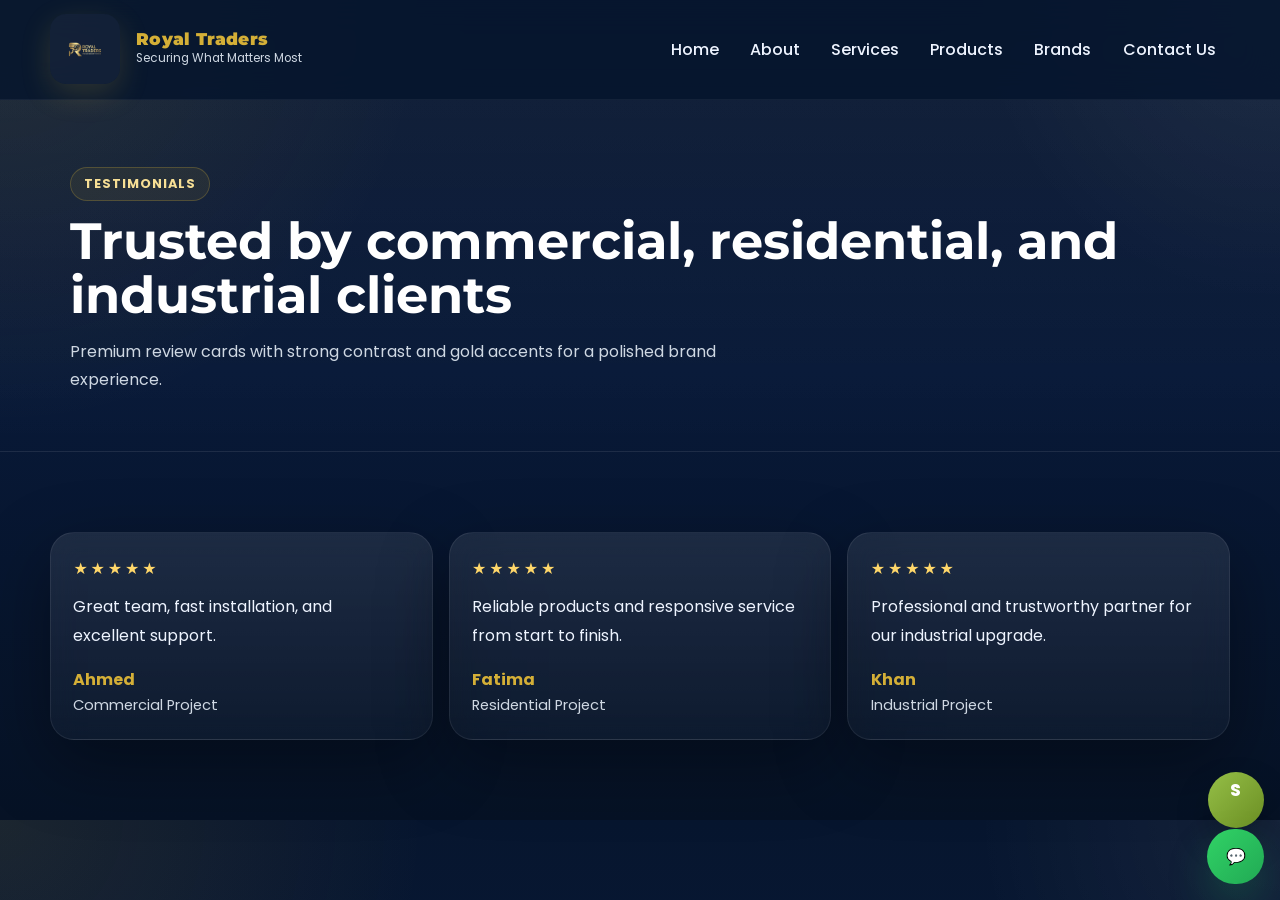
<file: testimonials.html>
<!doctype html>
<html lang="en">
<head>
  <meta charset="utf-8"><meta name="viewport" content="width=device-width,initial-scale=1">
  <title>Testimonials — Royal Traders</title>
  <link rel="icon" href="assets/images/logo.png">
  <link rel="apple-touch-icon" href="assets/images/logo.png">
  <link href="https://fonts.googleapis.com/css2?family=Montserrat:wght@600;700;800&family=Poppins:wght@300;400;600&display=swap" rel="stylesheet">
  <link rel="stylesheet" href="assets/css/style.css">
</head>
<body>
  <header class="site-header"><div class="container header-inner"><a class="brand-mark" href="index.html"><img class="brand-logo" src="assets/images/logo.png" alt="Royal Traders logo"><span><strong>Royal Traders</strong><small>Securing What Matters Most</small></span></a><button id="menuBtn" class="menu-btn">☰</button><nav class="nav" id="nav"><a href="index.html">Home</a><a href="about.html">About</a><a href="services.html">Services</a><a href="products.html">Products</a><a href="brands.html">Brands</a><a href="contact.html">Contact Us</a></nav></div></header>
  <main>
    <section class="page-hero"><div class="container"><span class="section-kicker">Testimonials</span><h1>Trusted by commercial, residential, and industrial clients</h1><p>Premium review cards with strong contrast and gold accents for a polished brand experience.</p></div></section>
    <section class="section container">
      <div class="testimonials-strip">
        <article class="quote-card glass"><div class="stars">★★★★★</div><p>Great team, fast installation, and excellent support.</p><strong>Ahmed</strong><span>Commercial Project</span></article>
        <article class="quote-card glass"><div class="stars">★★★★★</div><p>Reliable products and responsive service from start to finish.</p><strong>Fatima</strong><span>Residential Project</span></article>
        <article class="quote-card glass"><div class="stars">★★★★★</div><p>Professional and trustworthy partner for our industrial upgrade.</p><strong>Khan</strong><span>Industrial Project</span></article>
      </div>
    </section>
  </main>
  <a class="shopify-fab" href="https://shop.royaltradersofficial.com" target="_blank" rel="noreferrer">Shopify</a>
  <a class="whatsapp-fab" href="https://wa.me/923004554278" target="_blank">💬</a>
  <script src="assets/js/main.js"></script>
</body>
</html>
</file>
<file: assets/css/style.css>
:root{
  --navy:#07162f;
  --navy-2:#0a1f44;
  --gold:#D4AF37;
  --gold-soft:#f0d889;
  --white:#ffffff;
  --muted:#cfd8e3;
  --line:rgba(255,255,255,.08);
  --glass:rgba(255,255,255,.06);
  --shadow:0 24px 70px rgba(0,0,0,.35);
}
*{box-sizing:border-box}
html{scroll-behavior:smooth}
body{margin:0;font-family:Poppins,system-ui,Arial,sans-serif;background:
  radial-gradient(circle at top left, rgba(212,175,55,.10), transparent 28%),
  radial-gradient(circle at top right, rgba(255,255,255,.06), transparent 20%),
  linear-gradient(180deg,var(--navy) 0%, #081938 45%, #061225 100%);
  color:var(--white);-webkit-font-smoothing:antialiased;text-rendering:optimizeLegibility}
img{max-width:100%;display:block}
a{color:inherit}
.container{max-width:1180px;margin:0 auto;padding:0 1.25rem}
.section{padding:5rem 0}
.alt-section{background:linear-gradient(180deg, rgba(255,255,255,.03), rgba(255,255,255,.01))}
.glass{background:var(--glass);border:1px solid var(--line);box-shadow:var(--shadow);backdrop-filter:blur(14px)}

.site-header{position:sticky;top:0;z-index:60;background:rgba(7,22,47,.82);backdrop-filter:blur(18px);border-bottom:1px solid rgba(255,255,255,.05)}
.header-inner{display:flex;align-items:center;justify-content:space-between;gap:1rem;padding:.9rem 0}
.brand-mark{display:flex;align-items:center;gap:1rem;text-decoration:none;min-width:max-content}
.brand-badge,.footer-brand{background:linear-gradient(135deg,var(--gold),var(--gold-soft));color:var(--navy);font-family:Montserrat,sans-serif;font-weight:900}
.brand-badge{width:46px;height:46px;border-radius:14px;display:grid;place-items:center;box-shadow:0 10px 30px rgba(212,175,55,.24)}
.brand-logo{width:70px;height:70px;object-fit:contain;border-radius:16px;padding:6px;background:rgba(255,255,255,.04);box-shadow:0 10px 30px rgba(212,175,55,.18)}
.brand-mark strong,.footer-brand{font-family:Montserrat,sans-serif;font-weight:900;letter-spacing:.02em}
.brand-mark strong{display:block;color:var(--gold);font-size:1.05rem;line-height:1}
.brand-mark small{display:block;color:var(--muted);font-size:.74rem;margin-top:.15rem}
.nav{display:flex;align-items:center;gap:.15rem;flex-wrap:wrap}
.nav a{padding:.7rem .9rem;border-radius:999px;text-decoration:none;color:#eef4ff;font-weight:500;transition:all .2s ease}
.nav a:hover{background:rgba(255,255,255,.06);transform:translateY(-1px)}
.nav .nav-cta{background:linear-gradient(135deg,var(--gold),#c29410);color:var(--navy);font-weight:700;box-shadow:0 12px 28px rgba(212,175,55,.18)}
.menu-btn{display:none;border:1px solid var(--line);background:rgba(255,255,255,.04);color:var(--white);border-radius:12px;padding:.6rem .8rem;font-size:1rem}

.hero{position:relative;overflow:hidden;padding:0 0 4rem;min-height:auto}
.hero-image-frame{width:100vw;margin-left:calc(50% - 50vw);overflow:hidden;background:#081938;border-bottom:1px solid rgba(255,255,255,.08);box-shadow:0 24px 70px rgba(0,0,0,.22)}
.hero-image-frame img{width:100%;height:min(86vh,920px);object-fit:cover;display:block;filter:saturate(1.08) brightness(.98)}
.hero-copy-wrap{padding-top:3rem}
.hero-copy{max-width:920px;margin:0 auto;text-align:center}
.eyebrow,.section-kicker{display:inline-flex;align-items:center;gap:.5rem;padding:.45rem .8rem;border:1px solid rgba(212,175,55,.25);background:rgba(212,175,55,.08);border-radius:999px;color:#f7df95;font-size:.8rem;font-weight:700;letter-spacing:.08em;text-transform:uppercase}
.hero h1{margin:1rem 0 1rem;font-family:Montserrat,sans-serif;font-size:clamp(2.65rem,5vw,5.7rem);line-height:.95;letter-spacing:-.04em;color:var(--white)}
.hero-text{font-size:1.08rem;line-height:1.8;color:#d8e4f4;max-width:60ch;margin:0 auto}
.hero-actions{display:flex;flex-wrap:wrap;justify-content:center;gap:.9rem;margin:1.75rem 0 1.35rem}
.btn{display:inline-flex;align-items:center;justify-content:center;gap:.55rem;text-decoration:none;border-radius:999px;padding:.95rem 1.35rem;font-weight:700;transition:all .22s ease;min-height:50px}
.btn:hover{transform:translateY(-2px)}
.btn-primary{background:linear-gradient(135deg,var(--gold),#c29512);color:var(--navy);box-shadow:0 14px 34px rgba(212,175,55,.22)}
.btn-outline{border:1px solid rgba(255,255,255,.14);background:rgba(255,255,255,.03);color:var(--white)}
.hero-badges{display:flex;flex-wrap:wrap;justify-content:center;gap:.7rem;margin-top:1.5rem}
.hero-badges span{padding:.7rem 1rem;border-radius:999px;border:1px solid rgba(255,255,255,.1);background:rgba(255,255,255,.04);color:#eef4ff;font-size:.9rem}

.section-head{text-align:center;max-width:760px;margin:0 auto 2.25rem}
.section-head h2{margin:.75rem 0;color:#fff;font-family:Montserrat,sans-serif;font-size:clamp(1.8rem,3vw,2.8rem);line-height:1.08}
.section-head p{color:var(--muted);max-width:62ch;margin:.55rem auto 0;line-height:1.8}

.premium-grid,.feature-grid,.testimonials-strip{display:grid;gap:1rem}
.premium-grid{grid-template-columns:repeat(3,1fr)}
.feature-grid{grid-template-columns:repeat(4,1fr)}
.testimonials-strip{grid-template-columns:repeat(3,1fr)}
.service-card,.feature-card,.quote-card,.project-card,.brand-tile{border-radius:24px;overflow:hidden}
.premium-card{padding:1.5rem;min-height:220px;position:relative;border:1px solid var(--line);background:linear-gradient(180deg, rgba(255,255,255,.07), rgba(255,255,255,.03))}
.premium-card::after{content:"";position:absolute;inset:auto 0 0 0;height:2px;background:linear-gradient(90deg, transparent, rgba(212,175,55,.9), transparent);opacity:.7}
.service-icon{display:grid;place-items:center;width:58px;height:58px;border-radius:18px;background:rgba(212,175,55,.1);color:var(--gold);font-size:1.5rem;margin-bottom:1rem;border:1px solid rgba(212,175,55,.2)}
.premium-card h3{margin:.25rem 0 .55rem;font-family:Montserrat,sans-serif;font-size:1.15rem;color:#fff}
.premium-card p{margin:0;color:var(--muted);line-height:1.75}

.brand-strip{display:grid;grid-template-columns:repeat(5,1fr);gap:1rem}
.brand-tile{display:grid;place-items:center;min-height:140px;padding:1.1rem;text-align:center;border:1px solid rgba(212,175,55,.18);background:linear-gradient(180deg, rgba(255,255,255,.98), rgba(245,247,252,.94));font-family:Montserrat,sans-serif;font-weight:800;color:#fff;letter-spacing:.04em;box-shadow:0 14px 34px rgba(0,0,0,.12)}
.brand-logo-tile{padding:1.2rem}
.brand-logo-tile img{width:100%;max-width:160px;max-height:72px;object-fit:contain;filter:drop-shadow(0 6px 12px rgba(0,0,0,.12))}

.feature-card{padding:1.4rem;border:1px solid var(--line);background:var(--glass)}
.feature-card strong{display:block;color:var(--gold);font-size:1rem;margin-bottom:.4rem}
.feature-card p{margin:0;color:var(--muted);line-height:1.75}

.project-grid{display:grid;grid-template-columns:repeat(3,1fr);gap:1rem}
.project-card{border:1px solid var(--line);background:rgba(255,255,255,.04);box-shadow:var(--shadow)}
.project-card img{width:100%;height:100%;object-fit:cover;aspect-ratio:16/10}

.quote-card{padding:1.4rem;border:1px solid var(--line);background:linear-gradient(180deg, rgba(255,255,255,.09), rgba(255,255,255,.03))}
.stars{color:#ffd76a;letter-spacing:.18em;margin-bottom:.8rem}
.quote-card p{color:#eef4ff;line-height:1.8;margin:0 0 1rem}
.quote-card strong{display:block;color:var(--gold)}
.quote-card span{color:var(--muted);font-size:.92rem}

.site-footer{margin-top:0;padding:3rem 0 1.25rem;background:linear-gradient(180deg, rgba(255,255,255,.03), rgba(255,255,255,.01));border-top:1px solid rgba(255,255,255,.05)}
.footer-grid{display:grid;grid-template-columns:1.1fr .6fr 1fr;gap:1.5rem}
.footer-grid h4{margin:.15rem 0 .9rem;color:var(--gold);font-family:Montserrat,sans-serif}
.footer-grid a{display:block;text-decoration:none;color:#e8effa;margin:.35rem 0}
.footer-grid p{color:var(--muted);line-height:1.8;margin:.35rem 0}
.footer-brand{display:inline-flex;align-items:center;justify-content:center;padding:.55rem .8rem;border-radius:14px;margin-bottom:.8rem;letter-spacing:.03em}
.footer-bottom{margin-top:2rem;padding-top:1rem;text-align:center;color:var(--muted);border-top:1px solid rgba(255,255,255,.06)}

.shopify-fab,.whatsapp-fab{position:fixed;right:1rem;z-index:70;color:#fff;text-decoration:none;font-weight:700;border-radius:999px;padding:.95rem 1.15rem;box-shadow:0 20px 40px rgba(33,169,84,.25)}
.shopify-fab{bottom:4.5rem;background:linear-gradient(135deg,#95bf47,#6b8e23)}
.whatsapp-fab{bottom:1rem;background:linear-gradient(135deg,#31d366,#21a954)}

body.inner-page .shopify-fab{width:56px;height:56px;padding:0;border-radius:50%;display:grid;place-items:center;font-size:0;box-shadow:0 16px 34px rgba(0,0,0,.22)}
body.inner-page .shopify-fab::before{content:"S";font-size:1.05rem;font-weight:800;line-height:1;color:#fff;letter-spacing:.02em}

/* Inner page utilities */
.page-hero{padding:4.2rem 0 2.5rem;border-bottom:1px solid rgba(255,255,255,.05);background:linear-gradient(180deg, rgba(255,255,255,.04), transparent)}
.page-hero h1{margin:.8rem 0 .65rem;font-family:Montserrat,sans-serif;font-size:clamp(2rem,4vw,3.4rem);line-height:1.05;color:#fff}
.page-hero p{color:var(--muted);max-width:70ch;line-height:1.8}
.cards-grid{display:grid;grid-template-columns:repeat(3,1fr);gap:1rem}
.product-feed{display:grid;gap:1.25rem}
.product-feed--wide{margin-top:.5rem}
.product-grid{align-items:stretch}
.info-grid{display:grid;grid-template-columns:repeat(2,1fr);gap:1rem}
.content-card{padding:1.35rem;border-radius:24px;border:1px solid var(--line);background:var(--glass);box-shadow:var(--shadow)}
.content-card h3,.content-card h4{margin:.1rem 0 .65rem;font-family:Montserrat,sans-serif;color:#fff}
.content-card p{margin:0;color:var(--muted);line-height:1.75}
.product-card{display:flex;flex-direction:column;overflow:hidden}
.product-card__media{padding:.85rem;border-radius:18px;background:linear-gradient(135deg, rgba(212,175,55,.14), rgba(255,255,255,.03));border:1px solid rgba(255,255,255,.08)}
.product-card__image{display:block;width:100%;aspect-ratio:4 / 3;object-fit:contain}
.product-card__meta{display:flex;align-items:center;justify-content:space-between;gap:.75rem;flex-wrap:wrap;margin-top:.25rem}
.product-card__meta span{color:var(--gold);font-weight:700;letter-spacing:.04em;text-transform:uppercase;font-size:.74rem}
.product-card__meta small{color:var(--muted)}
.pagination-bar{display:flex;align-items:center;justify-content:center;gap:.65rem;flex-wrap:wrap}
.pagination-bar .btn{min-width:2.75rem;justify-content:center}
.pagination-bar .btn.is-active{background:var(--gold);color:var(--navy);border-color:var(--gold)}
.pagination-status{color:var(--muted);font-size:.95rem;padding:0 .25rem}
.page-actions{display:flex;gap:.8rem;flex-wrap:wrap;margin-top:1rem}

.shopify-panel{padding:1.25rem;border-radius:28px;border:1px solid rgba(212,175,55,.18);background:linear-gradient(180deg, rgba(255,255,255,.98), rgba(245,247,252,.95));box-shadow:0 18px 40px rgba(0,0,0,.14)}
.shopify-buy-button-mount{min-height:220px}
.shopify-buy-button-mount .content-card{background:#fff;color:var(--navy)}
.shopify-buy-button-mount .content-card h3{color:var(--navy)}
.shopify-buy-button-mount .content-card p{color:#556276}

/* Contact form */
.contact-layout{display:grid;grid-template-columns:1.15fr .85fr;gap:1rem;align-items:start}
.contact-form{padding:1.25rem;border-radius:28px;border:1px solid var(--line);background:var(--glass);box-shadow:var(--shadow)}
.field{display:flex;flex-direction:column;gap:.45rem;margin-bottom:1rem}
.field label{font-weight:600;color:#f4f7ff}
.field input,.field textarea,.field select{width:100%;border-radius:14px;border:1px solid rgba(255,255,255,.1);background:rgba(5,13,28,.55);color:#fff;padding:.92rem 1rem;font:inherit;outline:none}
.field input:focus,.field textarea:focus,.field select:focus{border-color:rgba(212,175,55,.6);box-shadow:0 0 0 3px rgba(212,175,55,.12)}
.contact-side{display:grid;gap:1rem}
.map-frame{width:100%;height:300px;border:0;border-radius:24px;overflow:hidden;box-shadow:var(--shadow)}

/* Responsive */
@media (max-width: 1080px){
  .contact-layout,.footer-grid,.info-grid{grid-template-columns:1fr}
  .premium-grid,.feature-grid,.testimonials-strip,.project-grid,.cards-grid,.brand-strip{grid-template-columns:repeat(2,1fr)}
}
@media (max-width: 760px){
  .menu-btn{display:inline-grid;place-items:center}
  .nav{position:fixed;right:1rem;top:76px;width:min(92vw,340px);padding:1rem;border-radius:24px;background:rgba(7,22,47,.96);border:1px solid var(--line);box-shadow:var(--shadow);display:none;flex-direction:column;align-items:stretch}
  .nav.open{display:flex}
  .nav a{padding:.9rem 1rem}
  .premium-grid,.feature-grid,.testimonials-strip,.project-grid,.cards-grid,.brand-strip{grid-template-columns:1fr}
  .hero{min-height:auto;padding:0 0 2rem}
  .hero-image-frame{width:100vw;margin-left:calc(50% - 50vw)}
  .hero-image-frame img{height:auto;min-height:0;aspect-ratio:4 / 3;object-fit:contain;background:#081938}
  .hero-copy-wrap{padding-top:1.5rem}
  .hero h1{font-size:2.25rem}
  .hero-actions,.page-actions{flex-direction:column}
  .btn{width:100%}
}

.reveal{animation:fadeUp .8s ease both}
@keyframes fadeUp{from{opacity:0;transform:translateY(24px)}to{opacity:1;transform:translateY(0)}}
</file>
